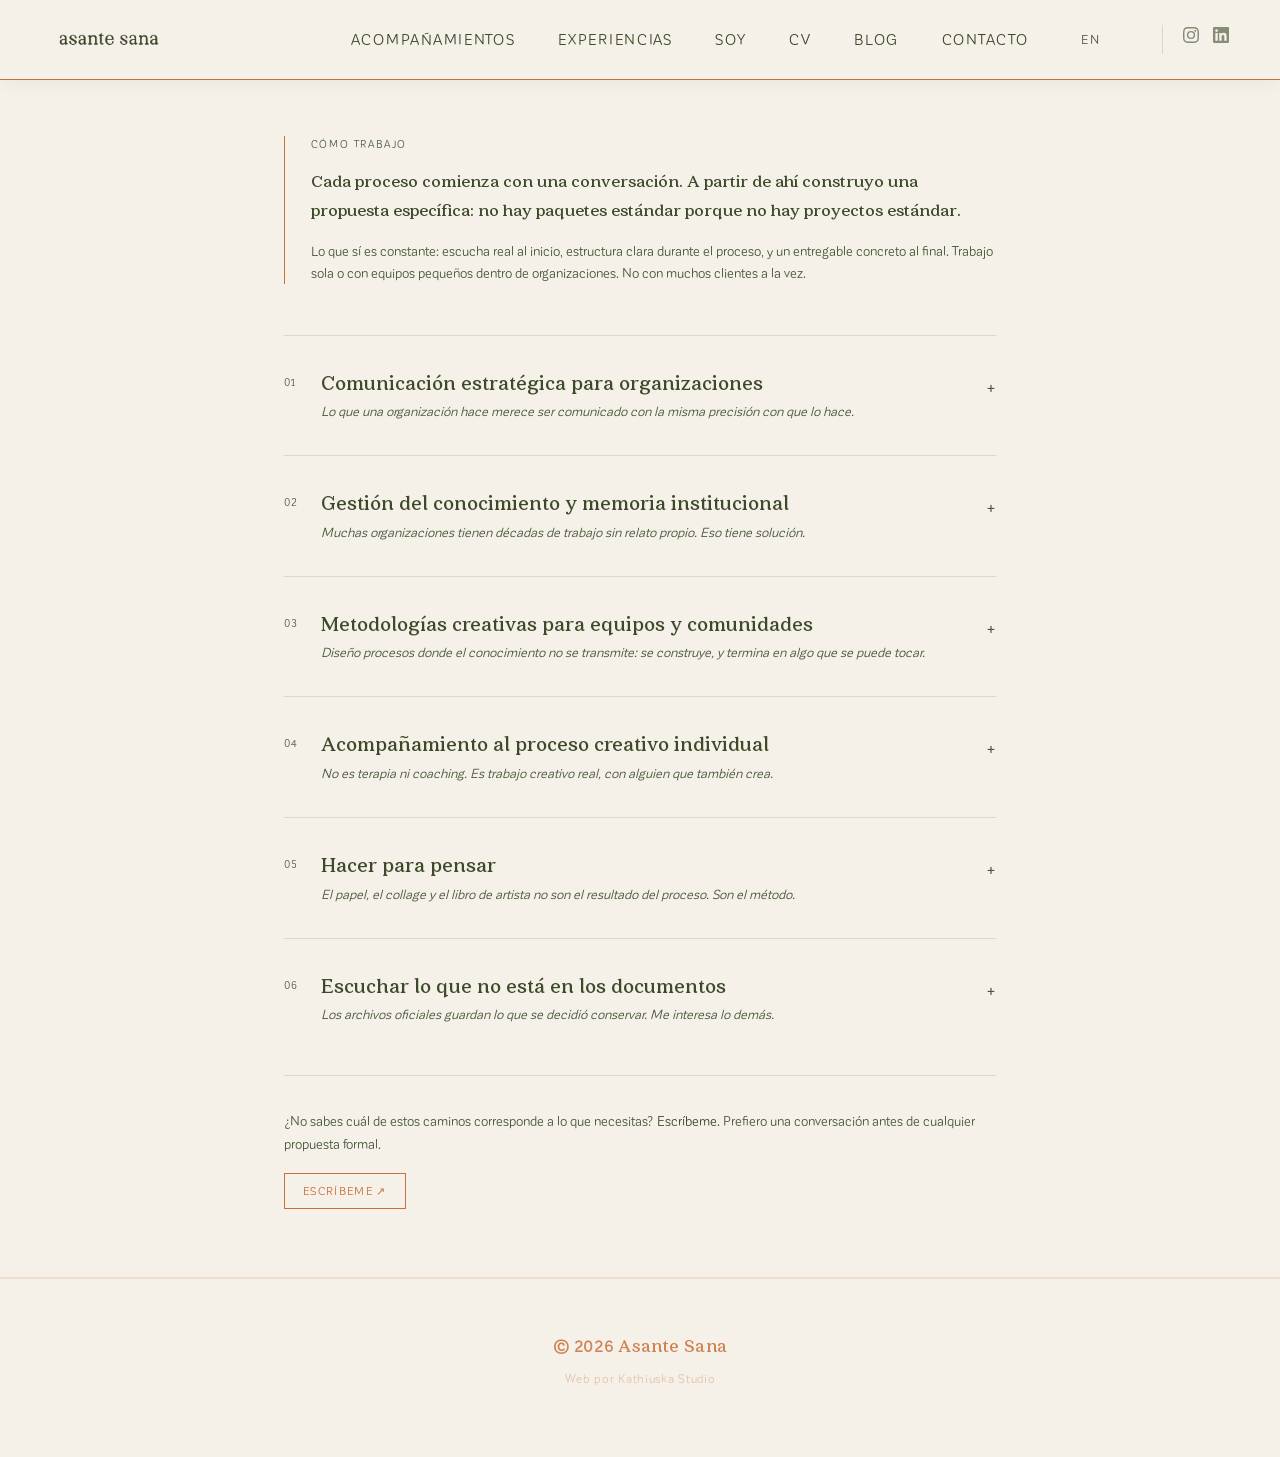
<file: site/acompañamientos.html>
<!DOCTYPE html>
<html lang="es">
<head>
  <meta charset="UTF-8">
  <meta name="viewport" content="width=device-width, initial-scale=1.0">
  <title>Acompañamientos — Asante Sana</title>
  <meta name="description" content="Servicios de comunicación estratégica, gestión cultural y acompañamiento creativo por Stefanía Ramírez Gutiérrez.">
  <link rel="stylesheet" href="index.css">
  <style>
    body { background: var(--color-cream); }
    .acomp-wrap { padding: 8rem 2rem 4rem; max-width: 780px; margin: 0 auto; }
    .as-page { font-family: var(--font-detail); font-weight: 300; color: var(--color-text); padding: 0; max-width: 100%; }
    .as-intro { border-left: 1px solid var(--color-terracotta); padding-left: 1.5rem; margin-bottom: 3rem; }
    .as-intro-label { font-size: 10px; letter-spacing: 0.18em; text-transform: uppercase; color: var(--color-text-light); margin-bottom: 0.75rem; font-weight: 400; }
    .as-intro-text { font-family: var(--font-display); font-size: 18px; line-height: 1.65; font-weight: 300; color: var(--color-text); }
    .as-intro-sub { margin-top: 0.85rem; font-size: 13px; line-height: 1.7; color: var(--color-text-light); font-weight: 300; }
    .as-card { border-top: 0.5px solid rgba(61,74,42,0.15); padding: 2rem 0; }
    .as-card-header { display: flex; align-items: flex-start; gap: 1rem; cursor: pointer; user-select: none; margin-bottom: 0; }
    .as-card-num { font-size: 10px; letter-spacing: 0.12em; color: var(--color-text-light); font-weight: 400; padding-top: 4px; min-width: 20px; }
    .as-card-titles { flex: 1; }
    .as-card-title { font-family: var(--font-display); font-size: 1.25rem; font-weight: 400; line-height: 1.2; color: var(--color-olive); margin-bottom: 0.35rem; }
    .as-card-hook { font-size: 13px; color: var(--color-text-light); line-height: 1.55; font-style: italic; }
    .as-card-toggle { font-size: 18px; color: var(--color-text-light); transition: transform 0.3s ease; padding-top: 2px; }
    .as-card-toggle.open { transform: rotate(45deg); }
    .as-card-body { display: none; padding-left: calc(20px + 1rem); padding-top: 1.25rem; }
    .as-card-body.open { display: block; }
    .as-card-for { font-size: 11px; letter-spacing: 0.14em; text-transform: uppercase; color: var(--color-text-light); font-weight: 400; margin-bottom: 0.5rem; }
    .as-card-desc { font-size: 14px; line-height: 1.75; color: var(--color-text-light); margin-bottom: 1.25rem; font-weight: 300; }
    .as-card-desc em { color: var(--color-text); font-style: normal; font-weight: 400; }
    .as-method-label, .as-ventaja-label { font-size: 10px; letter-spacing: 0.16em; text-transform: uppercase; color: var(--color-text-light); font-weight: 400; margin-bottom: 0.75rem; margin-top: 1.25rem; }
    .as-method-steps { display: flex; flex-direction: column; gap: 0.5rem; margin-bottom: 1.25rem; }
    .as-step { display: flex; gap: 0.75rem; align-items: flex-start; font-size: 13px; line-height: 1.6; color: var(--color-text-light); }
    .as-step-dot { width: 4px; height: 4px; border-radius: 50%; background: var(--color-terracotta); margin-top: 7px; flex-shrink: 0; }
    .as-ventajas { display: flex; flex-direction: column; gap: 0.6rem; margin-bottom: 1.5rem; }
    .as-ventaja { font-size: 13px; line-height: 1.65; color: var(--color-text-light); padding-left: 1rem; border-left: 1px solid rgba(61,74,42,0.15); }
    .as-tag-row { display: flex; flex-wrap: wrap; gap: 0.4rem; margin-bottom: 1rem; }
    .as-tag { font-size: 10px; letter-spacing: 0.1em; text-transform: uppercase; color: var(--color-text-light); border: 0.5px solid rgba(61,74,42,0.2); padding: 3px 8px; }
    .as-proceso-steps { display: grid; grid-template-columns: repeat(3, 1fr); gap: 1rem; margin: 1rem 0 1.5rem; }
    .as-proceso-step { padding: 0.85rem 1rem; border: 0.5px solid rgba(61,74,42,0.15); }
    .as-proceso-step-title { font-family: var(--font-display); font-size: 14px; font-weight: 400; margin-bottom: 0.4rem; color: var(--color-olive); }
    .as-proceso-step-text { font-size: 11px; line-height: 1.6; color: var(--color-text-light); }
    .as-highlight-box { background: rgba(61,74,42,0.04); border-left: 2px solid var(--color-terracotta); padding: 1rem 1.25rem; margin: 1rem 0; font-family: var(--font-display); font-size: 15px; font-style: italic; line-height: 1.65; color: var(--color-olive); }
    .as-card-cta { margin-top: 1.5rem; padding-top: 1.25rem; border-top: 0.5px solid rgba(61,74,42,0.1); display: flex; align-items: center; justify-content: space-between; flex-wrap: wrap; gap: 0.75rem; }
    .as-price { font-size: 12px; color: var(--color-text-light); }
    .as-price strong { font-size: 14px; color: var(--color-olive); font-weight: 500; }
    .as-btn { font-family: var(--font-detail); font-size: 11px; letter-spacing: 0.12em; text-transform: uppercase; font-weight: 400; color: var(--color-terracotta); background: transparent; border: 0.5px solid var(--color-terracotta); padding: 8px 18px; cursor: pointer; transition: all 0.2s ease; text-decoration: none; display: inline-block; }
    .as-btn:hover { background: var(--color-terracotta); color: var(--color-cream); }
    .as-footer-note { border-top: 0.5px solid rgba(61,74,42,0.15); padding-top: 2rem; margin-top: 1rem; }
    .as-footer-note p { font-size: 13px; color: var(--color-text-light); line-height: 1.75; }
    .as-footer-note span { color: var(--color-olive); font-weight: 400; }
    @media (max-width: 768px) {
      .acomp-wrap { padding: 6rem 1.2rem 3rem; }
      .as-proceso-steps { grid-template-columns: 1fr; }
    }
  </style>
</head>
<body>
  <nav class="nav scrolled" id="nav">
    <a href="index.html" class="nav__logo"><img src="img/logo/Logo AsanteSana-19.png" alt="Asante Sana"></a>
    <div class="nav__links" id="navLinks">
      <a href="index.html#servicios" class="nav__link nav__link--active">Acompañamientos</a>
      <a href="index.html#testimonios" class="nav__link">Experiencias</a>
      <a href="index.html#soy" class="nav__link">Soy</a>
      <a href="cv.html" class="nav__link">CV</a>
      <a href="https://substack.com/@stefaniarg" target="_blank" class="nav__link">Blog</a>
      <a href="index.html#contacto" class="nav__link">Contacto</a>
      <a href="en.html" class="nav__lang">EN</a>
      <div class="nav__socials">
        <a href="https://www.instagram.com/hola_asante_sana/" target="_blank" aria-label="Instagram"><svg viewBox="0 0 24 24" width="16" height="16" fill="currentColor"><path d="M12 2.163c3.204 0 3.584.012 4.85.07 3.252.148 4.771 1.691 4.919 4.919.058 1.265.069 1.645.069 4.849 0 3.205-.012 3.584-.069 4.849-.149 3.225-1.664 4.771-4.919 4.919-1.266.058-1.644.07-4.85.07-3.204 0-3.584-.012-4.849-.07-3.26-.149-4.771-1.699-4.919-4.92-.058-1.265-.07-1.644-.07-4.849 0-3.204.013-3.583.07-4.849.149-3.227 1.664-4.771 4.919-4.919 1.266-.057 1.645-.069 4.849-.069zM12 0C8.741 0 8.333.014 7.053.072 2.695.272.273 2.69.073 7.052.014 8.333 0 8.741 0 12c0 3.259.014 3.668.072 4.948.2 4.358 2.618 6.78 6.98 6.98C8.333 23.986 8.741 24 12 24c3.259 0 3.668-.014 4.948-.072 4.354-.2 6.782-2.618 6.979-6.98.059-1.28.073-1.689.073-4.948 0-3.259-.014-3.667-.072-4.947-.196-4.354-2.617-6.78-6.979-6.98C15.668.014 15.259 0 12 0zm0 5.838a6.162 6.162 0 100 12.324 6.162 6.162 0 000-12.324zM12 16a4 4 0 110-8 4 4 0 010 8zm6.406-11.845a1.44 1.44 0 100 2.881 1.44 1.44 0 000-2.881z"/></svg></a>
        <a href="https://www.linkedin.com/in/stefaniarg/" target="_blank" aria-label="LinkedIn"><svg viewBox="0 0 24 24" width="16" height="16" fill="currentColor"><path d="M20.447 20.452h-3.554v-5.569c0-1.328-.027-3.037-1.852-3.037-1.853 0-2.136 1.445-2.136 2.939v5.667H9.351V9h3.414v1.561h.046c.477-.9 1.637-1.85 3.37-1.85 3.601 0 4.267 2.37 4.267 5.455v6.286zM5.337 7.433a2.062 2.062 0 01-2.063-2.065 2.064 2.064 0 112.063 2.065zm1.782 13.019H3.555V9h3.564v11.452zM22.225 0H1.771C.792 0 0 .774 0 1.729v20.542C0 23.227.792 24 1.771 24h20.451C23.2 24 24 23.227 24 22.271V1.729C24 .774 23.2 0 22.222 0h.003z"/></svg></a>
      </div>
    </div>
    <div class="nav__hamburger" id="hamburger" aria-label="Abrir menú"><span></span><span></span><span></span></div>
  </nav>

  <div class="acomp-wrap">
    <div class="as-page">
      <div class="as-intro">
        <p class="as-intro-label">Cómo trabajo</p>
        <p class="as-intro-text">Cada proceso comienza con una conversación. A partir de ahí construyo una propuesta específica: no hay paquetes estándar porque no hay proyectos estándar.</p>
        <p class="as-intro-sub">Lo que sí es constante: escucha real al inicio, estructura clara durante el proceso, y un entregable concreto al final. Trabajo sola o con equipos pequeños dentro de organizaciones. No con muchos clientes a la vez.</p>
      </div>
      <div id="cards-container"></div>
      <div class="as-footer-note">
        <p>¿No sabes cuál de estos caminos corresponde a lo que necesitas? <span>Escríbeme.</span> Prefiero una conversación antes de cualquier propuesta formal.</p>
        <div style="margin-top: 1rem;"><a href="mailto:stefaniaramirezgutierrez@gmail.com" class="as-btn">Escríbeme ↗</a></div>
      </div>
    </div>
  </div>

  <footer class="footer">
    <p class="footer__copy">© 2026 <span class="footer__brand">Asante Sana</span></p>
    <p class="footer__credit">Web por <a href="https://kathiuska.com" target="_blank">Kathiuska Studio</a></p>
  </footer>

  <script>
    // Hamburger
    const hamburger = document.getElementById('hamburger');
    const navLinks = document.getElementById('navLinks');
    if (hamburger) { hamburger.addEventListener('click', () => { hamburger.classList.toggle('active'); navLinks.classList.toggle('open'); }); }

    // Services data
    const services = [
      { num:"01", title:"Comunicación estratégica para organizaciones", hook:"Lo que una organización hace merece ser comunicado con la misma precisión con que lo hace.", para:"Para <em>fundaciones, museos, instituciones científicas y organizaciones culturales</em> que necesitan comunicar lo que hacen con coherencia y criterio.", desc:"Trabajo el posicionamiento institucional, la narrativa de programas y proyectos, el relacionamiento con aliados, medios y sector, y la construcción de mensajes que no pierden profundidad al volverse accesibles.", tags:["Posicionamiento","Narrativa","Relacionamiento","Estrategia editorial"], metodologia:["Diagnóstico: revisión de lo existente, identificación de brechas y oportunidades narrativas.","Definición de mensajes clave, tono y arquitectura de contenidos.","Diseño de la estrategia editorial: qué, cuándo, dónde, por qué.","Acompañamiento en implementación y construcción de capacidades internas."], ventajas:["He liderado la estrategia de comunicación de los Premios Nacionales de Ciencias y Solidaridad (FAAE) y diseñado la primera estrategia digital del Museo de Arte Moderno de Medellín.","Mi formación en periodismo narrativo me permite construir mensajes que no sacrifican profundidad por accesibilidad.","El resultado no es una campaña. Es un sistema que la organización puede sostener sola."], cta:"consultar disponibilidad", price:null },
      { num:"02", title:"Gestión del conocimiento y memoria institucional", hook:"Muchas organizaciones tienen décadas de trabajo sin relato propio. Eso tiene solución.", para:"Para <em>organizaciones con mucho que decir y poca estructura para decirlo</em>: archivos sin consulta, publicaciones sin terminar, memorias que existen solo en la cabeza de las personas.", desc:"Ayudo a organizar archivos, construir memorias institucionales, diseñar estrategias editoriales y estructurar publicaciones que traduzcan el trabajo de una organización en narrativa coherente.", tags:["Archivo","Memoria institucional","Publicaciones","Sistema editorial"], metodologia:["Revisión y diagnóstico del material existente: documentos, registros, archivos físicos y digitales.","Definición de la estructura narrativa y los criterios editoriales del archivo o publicación.","Organización, edición y diseño del sistema de gestión documental.","Entrega de un sistema funcional con criterios claros para su mantenimiento."], ventajas:["Integro experiencia en investigación con una mirada editorial formada en producción cultural.","Sé leer lo que no está escrito: lo que una institución ha hecho pero no ha nombrado todavía.","Trabajo con la misma atención que le doy a un libro de artista: cada pieza de archivo tiene un lugar y una función."], cta:"consultar disponibilidad", price:null },
      { num:"03", title:"Metodologías creativas para equipos y comunidades", hook:"Diseño procesos donde el conocimiento no se transmite: se construye, y termina en algo que se puede tocar.", para:"Para <em>organizaciones que necesitan procesos donde el resultado tiene forma física</em>: talleres, residencias, procesos con comunidades o equipos.", desc:"Diseño metodologías que integran la escritura, el trabajo manual, la conversación estructurada y la creación de objetos editoriales. El objeto no es un souvenir del proceso. Es parte del método.", tags:["Facilitación","Diseño metodológico","Objetos editoriales","Comunidades"], metodologia:["Diseño de la metodología completa según el contexto, las personas y los objetivos.","Facilitación de las sesiones: conversación estructurada, escritura y trabajo con las manos.","Producción de los objetos editoriales que el proceso requiera.","Documentación del proceso y sus resultados."], ventajas:["He facilitado este tipo de procesos con mujeres narradoras en Mompox, con comunidades afro en Medellín, con niños en Uganda y con equipos en instituciones culturales.","Sé adaptar el método al contexto: lo mismo que funciona en una residencia artística puede adaptarse a un proceso de formación institucional.","Los objetos que produzco no son materiales de apoyo. Son dispositivos de conocimiento."], cta:"consultar disponibilidad", price:null },
      { num:"04", title:"Acompañamiento al proceso creativo individual", hook:"No es terapia ni coaching. Es trabajo creativo real, con alguien que también crea.", para:"Para <em>artistas, gestoras culturales y creadoras</em> que quieren darle continuidad, estructura y comunicabilidad a su práctica.", desc:"Un proceso sostenido de 9 a 12 sesiones que combina revisión del archivo personal, creación con las manos y trabajo sobre la narrativa propia.", tags:["Individual","Proceso sostenido","Práctica artística","Narrativa"], proceso:[{title:"Adentro",text:"Revisión del archivo personal. Reconocimiento de la historia. Creación de un libro de artista."},{title:"Afuera",text:"¿Qué quiero compartir y con quién? Exploración de referentes. Construcción del lenguaje visual propio."},{title:"El universo",text:"Integración. Narración íntima de la práctica. Escritura y definición de los próximos pasos."}], ventajas:["Trabajo con materiales reales: papel, collage, encuadernación.","Tengo una práctica artística propia que informa mi lectura de la tuya.","El proceso cierra con algo concreto en las manos: un libro, un archivo, una serie."], highlight:"Cada proceso es único. El objeto que lo documenta también.", cta:"escribirme para comenzar", price:"Desde $1.800.000 COP · proceso completo (9–12 sesiones)" },
      { num:"05", title:"Hacer para pensar", hook:"El papel, el collage y el libro de artista no son el resultado del proceso. Son el método.", para:"Para <em>artistas, creadoras e instituciones</em> que necesitan objetos editoriales hechos a mano.", desc:"Trabajo con papel fabricado desde la fibra, collage y encuadernación artesanal. Cada objeto tiene una función dentro del proceso que lo originó.", tags:["Papel hecho a mano","Collage","Encuadernación","Objetos editoriales"], metodologia:["Conversación inicial para entender la función del objeto.","Definición del formato, materialidad y escala.","Fabricación artesanal: papel desde la fibra, encuadernación, intervención de imágenes.","Entrega con documentación del proceso de fabricación."], ventajas:["Cada pieza es única. No hay dos iguales porque no hay dos procesos iguales.","La misma persona que diseña el objeto entiende el proceso para el que fue creado.","Lo que llega a tus manos tiene historia material."], highlight:"No fabrico objetos en serie. Fabrico objetos para procesos específicos.", cta:"escribirme para cotizar", price:"Desde $120.000 COP por unidad · series de 10 o más" },
      { num:"06", title:"Escuchar lo que no está en los documentos", hook:"Los archivos oficiales guardan lo que se decidió conservar. Me interesa lo demás.", para:"Para <em>proyectos de investigación, residencias y procesos creativos</em> que trabajan con memoria, identidad y narrativa desde las márgenes.", desc:"Me interesa lo que los archivos oficiales no guardan: genealogías íntimas, saberes orales, narrativas que las mujeres construyen sobre su propia experiencia.", tags:["Memoria","Investigación","Narrativa","Mujeres"], metodologia:["Escucha activa y diseño de dispositivos de registro adaptados al contexto.","Trabajo con comunidades o de forma individual para dar forma a las historias.","Creación de objetos editoriales que sostienen y devuelven el proceso.","Documentación que respeta la intimidad de lo que se compartió."], ventajas:["He trabajado en tres continentes con personas que no comparten mi idioma ni mis referencias.","Mi práctica artística y mi investigación se alimentan mutuamente.","Lo que aprendo en campo aparece en los objetos que fabrico."], highlight:"Este trabajo no produce informes. Produce objetos y narrativas que la comunidad puede reconocer como propios.", cta:"conversar sobre el proyecto", price:null }
    ];

    const container = document.getElementById('cards-container');
    services.forEach((s, i) => {
      let bodyHTML = `<div class="as-card-for">Para quién</div><p class="as-card-desc">${s.para}</p><p class="as-card-desc">${s.desc}</p>`;
      if (s.tags) bodyHTML += `<div class="as-tag-row">${s.tags.map(t=>`<span class="as-tag">${t}</span>`).join('')}</div>`;
      if (s.proceso) bodyHTML += `<div class="as-method-label">El proceso</div><div class="as-proceso-steps">${s.proceso.map(p=>`<div class="as-proceso-step"><div class="as-proceso-step-title">${p.title}</div><div class="as-proceso-step-text">${p.text}</div></div>`).join('')}</div>`;
      if (s.metodologia) bodyHTML += `<div class="as-method-label">Cómo lo hago</div><div class="as-method-steps">${s.metodologia.map(m=>`<div class="as-step"><div class="as-step-dot"></div><span>${m}</span></div>`).join('')}</div>`;
      if (s.ventajas) bodyHTML += `<div class="as-ventaja-label">Por qué conmigo</div><div class="as-ventajas">${s.ventajas.map(v=>`<div class="as-ventaja">${v}</div>`).join('')}</div>`;
      if (s.highlight) bodyHTML += `<div class="as-highlight-box">${s.highlight}</div>`;
      bodyHTML += `<div class="as-card-cta"><span class="as-price">${s.price?`Inversión: <strong>${s.price}</strong>`:'Cotización personalizada según alcance y contexto.'}</span><a href="mailto:stefaniaramirezgutierrez@gmail.com?subject=Consulta: ${s.title}" class="as-btn">${s.cta} ↗</a></div>`;
      const card = document.createElement('div');
      card.className = 'as-card';
      card.innerHTML = `<div class="as-card-header" onclick="toggleCard(${i})"><span class="as-card-num">${s.num}</span><div class="as-card-titles"><div class="as-card-title">${s.title}</div><div class="as-card-hook">${s.hook}</div></div><span class="as-card-toggle" id="toggle-${i}">+</span></div><div class="as-card-body" id="body-${i}">${bodyHTML}</div>`;
      container.appendChild(card);
    });

    function toggleCard(i) {
      const body = document.getElementById('body-'+i);
      const toggle = document.getElementById('toggle-'+i);
      const isOpen = body.classList.contains('open');
      body.classList.toggle('open',!isOpen);
      toggle.classList.toggle('open',!isOpen);
      toggle.textContent = isOpen ? '+' : '×';
    }
  </script>
</body>
</html>
</file>
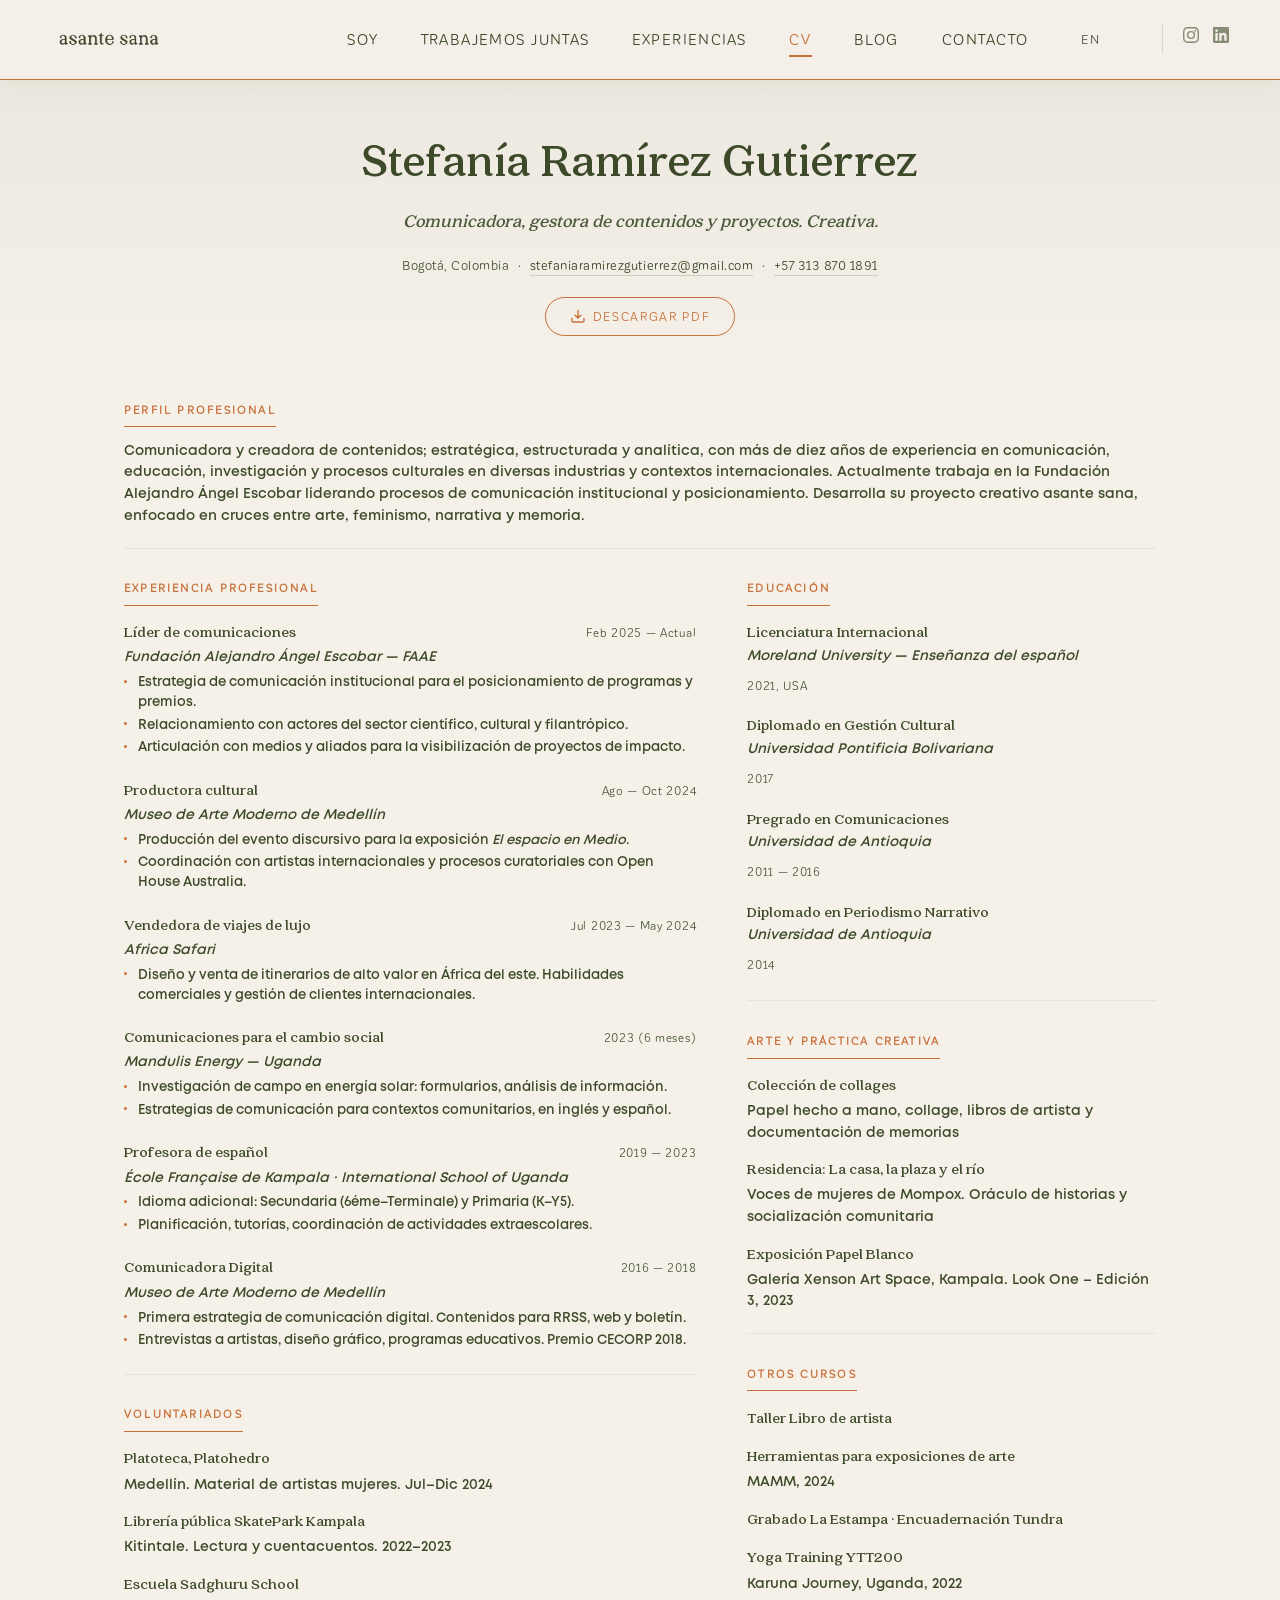
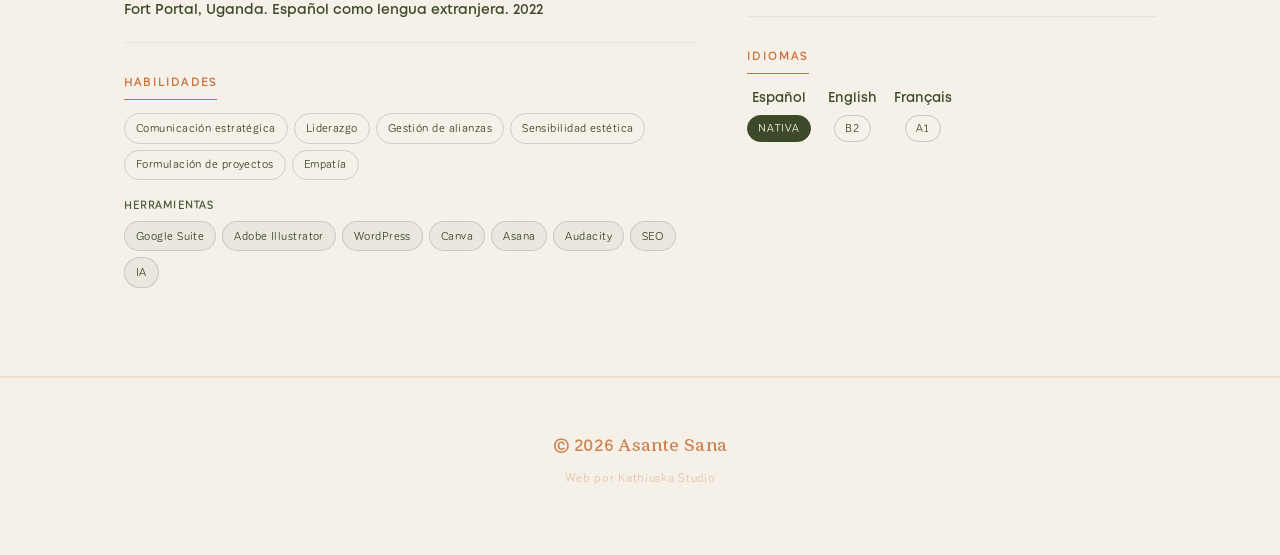
<file: site/cv.html>
<!DOCTYPE html>
<html lang="es">
<head>
  <meta charset="UTF-8">
  <meta name="viewport" content="width=device-width, initial-scale=1.0">
  <title>CV — Stefanía Ramírez Gutiérrez | Asante Sana</title>
  <meta name="description" content="Hoja de vida de Stefanía Ramírez Gutiérrez. Comunicadora estratégica, gestora cultural y creadora con más de diez años de experiencia.">
  <link rel="stylesheet" href="index.css">
  <link rel="stylesheet" href="cv.css">
</head>
<body class="cv-page">

  <!-- ====== NAVIGATION ====== -->
  <nav class="nav scrolled" id="nav">
    <a href="index.html" class="nav__logo">
      <img loading="lazy" src="img/logo/Logo AsanteSana-19.png" alt="Asante Sana">
    </a>
    <div class="nav__links" id="navLinks">
      <a href="index.html#soy" class="nav__link">Soy</a>
      <a href="index.html#servicios" class="nav__link">Trabajemos juntas</a>
      <a href="index.html#testimonios" class="nav__link">Experiencias</a>
      <a href="cv.html" class="nav__link nav__link--active">CV</a>
      <a href="https://substack.com/@stefaniarg" target="_blank" class="nav__link">Blog</a>
      <a href="index.html#contacto" class="nav__link">Contacto</a>
      <a href="en.html" class="nav__lang">EN</a>
      <div class="nav__socials">
        <a href="https://www.instagram.com/hola_asante_sana/" target="_blank" aria-label="Instagram"><svg viewBox="0 0 24 24" width="16" height="16" fill="currentColor"><path d="M12 2.163c3.204 0 3.584.012 4.85.07 3.252.148 4.771 1.691 4.919 4.919.058 1.265.069 1.645.069 4.849 0 3.205-.012 3.584-.069 4.849-.149 3.225-1.664 4.771-4.919 4.919-1.266.058-1.644.07-4.85.07-3.204 0-3.584-.012-4.849-.07-3.26-.149-4.771-1.699-4.919-4.92-.058-1.265-.07-1.644-.07-4.849 0-3.204.013-3.583.07-4.849.149-3.227 1.664-4.771 4.919-4.919 1.266-.057 1.645-.069 4.849-.069zM12 0C8.741 0 8.333.014 7.053.072 2.695.272.273 2.69.073 7.052.014 8.333 0 8.741 0 12c0 3.259.014 3.668.072 4.948.2 4.358 2.618 6.78 6.98 6.98C8.333 23.986 8.741 24 12 24c3.259 0 3.668-.014 4.948-.072 4.354-.2 6.782-2.618 6.979-6.98.059-1.28.073-1.689.073-4.948 0-3.259-.014-3.667-.072-4.947-.196-4.354-2.617-6.78-6.979-6.98C15.668.014 15.259 0 12 0zm0 5.838a6.162 6.162 0 100 12.324 6.162 6.162 0 000-12.324zM12 16a4 4 0 110-8 4 4 0 010 8zm6.406-11.845a1.44 1.44 0 100 2.881 1.44 1.44 0 000-2.881z"/></svg></a>
        <a href="https://www.linkedin.com/in/stefaniarg/" target="_blank" aria-label="LinkedIn"><svg viewBox="0 0 24 24" width="16" height="16" fill="currentColor"><path d="M20.447 20.452h-3.554v-5.569c0-1.328-.027-3.037-1.852-3.037-1.853 0-2.136 1.445-2.136 2.939v5.667H9.351V9h3.414v1.561h.046c.477-.9 1.637-1.85 3.37-1.85 3.601 0 4.267 2.37 4.267 5.455v6.286zM5.337 7.433a2.062 2.062 0 01-2.063-2.065 2.064 2.064 0 112.063 2.065zm1.782 13.019H3.555V9h3.564v11.452zM22.225 0H1.771C.792 0 0 .774 0 1.729v20.542C0 23.227.792 24 1.771 24h20.451C23.2 24 24 23.227 24 22.271V1.729C24 .774 23.2 0 22.222 0h.003z"/></svg></a>
      </div>
    </div>
    <div class="nav__hamburger" id="hamburger" aria-label="Abrir menú">
      <span></span><span></span><span></span>
    </div>
  </nav>

  <!-- ====== CV HEADER ====== -->
  <header class="cv-header">
    <div class="container">
      <h1 class="cv-header__name">Stefanía Ramírez Gutiérrez</h1>
      <p class="cv-header__tagline">Comunicadora, gestora de contenidos y proyectos. Creativa.</p>
      <div class="cv-header__contact">
        <span>Bogotá, Colombia</span>
        <span>·</span>
        <a href="mailto:stefaniaramirezgutierrez@gmail.com">stefaniaramirezgutierrez@gmail.com</a>
        <span>·</span>
        <a href="https://wa.me/573138701891">+57 313 870 1891</a>
      </div>
      <a href="cv-stefania.pdf" download class="cv-header__download">
        <svg viewBox="0 0 24 24" width="16" height="16" fill="none" stroke="currentColor" stroke-width="2"><path d="M21 15v4a2 2 0 01-2 2H5a2 2 0 01-2-2v-4M7 10l5 5 5-5M12 15V3"/></svg>
        Descargar PDF
      </a>
    </div>
  </header>

  <!-- ====== CV BODY ====== -->
  <main class="cv-body">
    <div class="container">

      <!-- PERFIL -->
      <section class="cv-section">
        <h2 class="cv-section__title">Perfil profesional</h2>
        <div class="cv-section__content">
          <p>Comunicadora y creadora de contenidos; estratégica, estructurada y analítica, con más de diez años de experiencia en comunicación, educación, investigación y procesos culturales en diversas industrias y contextos internacionales. Actualmente trabaja en la Fundación Alejandro Ángel Escobar liderando procesos de comunicación institucional y posicionamiento. Desarrolla su proyecto creativo <strong>asante sana</strong>, enfocado en cruces entre arte, feminismo, narrativa y memoria.</p>
        </div>
      </section>

      <!-- 2-COLUMN GRID -->
      <div class="cv-grid">
        <!-- LEFT: Experiencia -->
        <div class="cv-col--main">
          <section class="cv-section">
            <h2 class="cv-section__title">Experiencia profesional</h2>
            <div class="cv-section__content">
              <div class="cv-entry">
                <div class="cv-entry__header"><h3 class="cv-entry__role">Líder de comunicaciones</h3><span class="cv-entry__date">Feb 2025 — Actual</span></div>
                <p class="cv-entry__org">Fundación Alejandro Ángel Escobar — FAAE</p>
                <ul class="cv-entry__list">
                  <li>Estrategia de comunicación institucional para el posicionamiento de programas y premios.</li>
                  <li>Relacionamiento con actores del sector científico, cultural y filantrópico.</li>
                  <li>Articulación con medios y aliados para la visibilización de proyectos de impacto.</li>
                </ul>
              </div>
              <div class="cv-entry">
                <div class="cv-entry__header"><h3 class="cv-entry__role">Productora cultural</h3><span class="cv-entry__date">Ago — Oct 2024</span></div>
                <p class="cv-entry__org">Museo de Arte Moderno de Medellín</p>
                <ul class="cv-entry__list">
                  <li>Producción del evento discursivo para la exposición <em>El espacio en Medio</em>.</li>
                  <li>Coordinación con artistas internacionales y procesos curatoriales con Open House Australia.</li>
                </ul>
              </div>
              <div class="cv-entry">
                <div class="cv-entry__header"><h3 class="cv-entry__role">Vendedora de viajes de lujo</h3><span class="cv-entry__date">Jul 2023 — May 2024</span></div>
                <p class="cv-entry__org">Africa Safari</p>
                <ul class="cv-entry__list"><li>Diseño y venta de itinerarios de alto valor en África del este. Habilidades comerciales y gestión de clientes internacionales.</li></ul>
              </div>
              <div class="cv-entry">
                <div class="cv-entry__header"><h3 class="cv-entry__role">Comunicaciones para el cambio social</h3><span class="cv-entry__date">2023 (6 meses)</span></div>
                <p class="cv-entry__org">Mandulis Energy — Uganda</p>
                <ul class="cv-entry__list">
                  <li>Investigación de campo en energía solar: formularios, análisis de información.</li>
                  <li>Estrategias de comunicación para contextos comunitarios, en inglés y español.</li>
                </ul>
              </div>
              <div class="cv-entry">
                <div class="cv-entry__header"><h3 class="cv-entry__role">Profesora de español</h3><span class="cv-entry__date">2019 — 2023</span></div>
                <p class="cv-entry__org">École Française de Kampala · International School of Uganda</p>
                <ul class="cv-entry__list">
                  <li>Idioma adicional: Secundaria (6éme–Terminale) y Primaria (K–Y5).</li>
                  <li>Planificación, tutorías, coordinación de actividades extraescolares.</li>
                </ul>
              </div>
              <div class="cv-entry">
                <div class="cv-entry__header"><h3 class="cv-entry__role">Comunicadora Digital</h3><span class="cv-entry__date">2016 — 2018</span></div>
                <p class="cv-entry__org">Museo de Arte Moderno de Medellín</p>
                <ul class="cv-entry__list">
                  <li>Primera estrategia de comunicación digital. Contenidos para RRSS, web y boletín.</li>
                  <li>Entrevistas a artistas, diseño gráfico, programas educativos. Premio CECORP 2018.</li>
                </ul>
              </div>
            </div>
          </section>

          <section class="cv-section">
            <h2 class="cv-section__title">Voluntariados</h2>
            <div class="cv-section__content">
              <div class="cv-entry cv-entry--compact"><h3 class="cv-entry__role">Platoteca, Platohedro</h3><p class="cv-entry__desc">Medellín. Material de artistas mujeres. Jul–Dic 2024</p></div>
              <div class="cv-entry cv-entry--compact"><h3 class="cv-entry__role">Librería pública SkatePark Kampala</h3><p class="cv-entry__desc">Kitintale. Lectura y cuentacuentos. 2022–2023</p></div>
              <div class="cv-entry cv-entry--compact"><h3 class="cv-entry__role">Escuela Sadghuru School</h3><p class="cv-entry__desc">Fort Portal, Uganda. Español como lengua extranjera. 2022</p></div>
            </div>
          </section>

          <section class="cv-section">
            <h2 class="cv-section__title">Habilidades</h2>
            <div class="cv-skills">
              <span class="cv-skill">Comunicación estratégica</span>
              <span class="cv-skill">Liderazgo</span>
              <span class="cv-skill">Gestión de alianzas</span>
              <span class="cv-skill">Sensibilidad estética</span>
              <span class="cv-skill">Formulación de proyectos</span>
              <span class="cv-skill">Empatía</span>
            </div>
            <h3 class="cv-tools__title">Herramientas</h3>
            <div class="cv-skills">
              <span class="cv-skill cv-skill--tool">Google Suite</span>
              <span class="cv-skill cv-skill--tool">Adobe Illustrator</span>
              <span class="cv-skill cv-skill--tool">WordPress</span>
              <span class="cv-skill cv-skill--tool">Canva</span>
              <span class="cv-skill cv-skill--tool">Asana</span>
              <span class="cv-skill cv-skill--tool">Audacity</span>
              <span class="cv-skill cv-skill--tool">SEO</span>
              <span class="cv-skill cv-skill--tool">IA</span>
            </div>
          </section>
        </div>

        <!-- RIGHT: Educación + Arte + Otros cursos + Idiomas -->
        <div class="cv-col--side">
          <section class="cv-section">
            <h2 class="cv-section__title">Educación</h2>
            <div class="cv-section__content">
              <div class="cv-entry cv-entry--compact"><h3 class="cv-entry__role">Licenciatura Internacional</h3><p class="cv-entry__org">Moreland University — Enseñanza del español</p><span class="cv-entry__date">2021, USA</span></div>
              <div class="cv-entry cv-entry--compact"><h3 class="cv-entry__role">Diplomado en Gestión Cultural</h3><p class="cv-entry__org">Universidad Pontificia Bolivariana</p><span class="cv-entry__date">2017</span></div>
              <div class="cv-entry cv-entry--compact"><h3 class="cv-entry__role">Pregrado en Comunicaciones</h3><p class="cv-entry__org">Universidad de Antioquia</p><span class="cv-entry__date">2011 — 2016</span></div>
              <div class="cv-entry cv-entry--compact"><h3 class="cv-entry__role">Diplomado en Periodismo Narrativo</h3><p class="cv-entry__org">Universidad de Antioquia</p><span class="cv-entry__date">2014</span></div>
            </div>
          </section>

          <section class="cv-section">
            <h2 class="cv-section__title">Arte y práctica creativa</h2>
            <div class="cv-section__content">
              <div class="cv-entry cv-entry--compact"><h3 class="cv-entry__role">Colección de collages</h3><p class="cv-entry__desc">Papel hecho a mano, collage, libros de artista y documentación de memorias</p></div>
              <div class="cv-entry cv-entry--compact"><h3 class="cv-entry__role">Residencia: La casa, la plaza y el río</h3><p class="cv-entry__desc">Voces de mujeres de Mompox. Oráculo de historias y socialización comunitaria</p></div>
              <div class="cv-entry cv-entry--compact"><h3 class="cv-entry__role">Exposición Papel Blanco</h3><p class="cv-entry__desc">Galería Xenson Art Space, Kampala. Look One – Edición 3, 2023</p></div>
            </div>
          </section>

          <section class="cv-section">
            <h2 class="cv-section__title">Otros cursos</h2>
            <div class="cv-section__content">
              <div class="cv-entry cv-entry--compact"><h3 class="cv-entry__role">Taller Libro de artista</h3></div>
              <div class="cv-entry cv-entry--compact"><h3 class="cv-entry__role">Herramientas para exposiciones de arte</h3><p class="cv-entry__desc">MAMM, 2024</p></div>
              <div class="cv-entry cv-entry--compact"><h3 class="cv-entry__role">Grabado La Estampa · Encuadernación Tundra</h3></div>
              <div class="cv-entry cv-entry--compact"><h3 class="cv-entry__role">Yoga Training YTT200</h3><p class="cv-entry__desc">Karuna Journey, Uganda, 2022</p></div>
            </div>
          </section>

          <section class="cv-section">
            <h2 class="cv-section__title">Idiomas</h2>
            <div class="cv-langs">
              <div class="cv-lang"><span class="cv-lang__name">Español</span><span class="cv-lang__level cv-lang__level--native">Nativa</span></div>
              <div class="cv-lang"><span class="cv-lang__name">English</span><span class="cv-lang__level">B2</span></div>
              <div class="cv-lang"><span class="cv-lang__name">Français</span><span class="cv-lang__level">A1</span></div>
            </div>
          </section>

        </div>
      </div>


    </div>
  </main>

  <!-- ====== FOOTER ====== -->
  <footer class="footer">
    <p class="footer__copy">© 2026 <span class="footer__brand">Asante Sana</span></p>
    <p class="footer__credit">Web por <a href="https://kathiuska.com" target="_blank">Kathiuska Studio</a></p>
  </footer>

  <script>
    // Mobile hamburger
    const hamburger = document.getElementById('hamburger');
    const navLinks = document.getElementById('navLinks');
    if (hamburger) {
      hamburger.addEventListener('click', () => {
        hamburger.classList.toggle('active');
        navLinks.classList.toggle('open');
      });
    }
  </script>
</body>
</html>
</file>
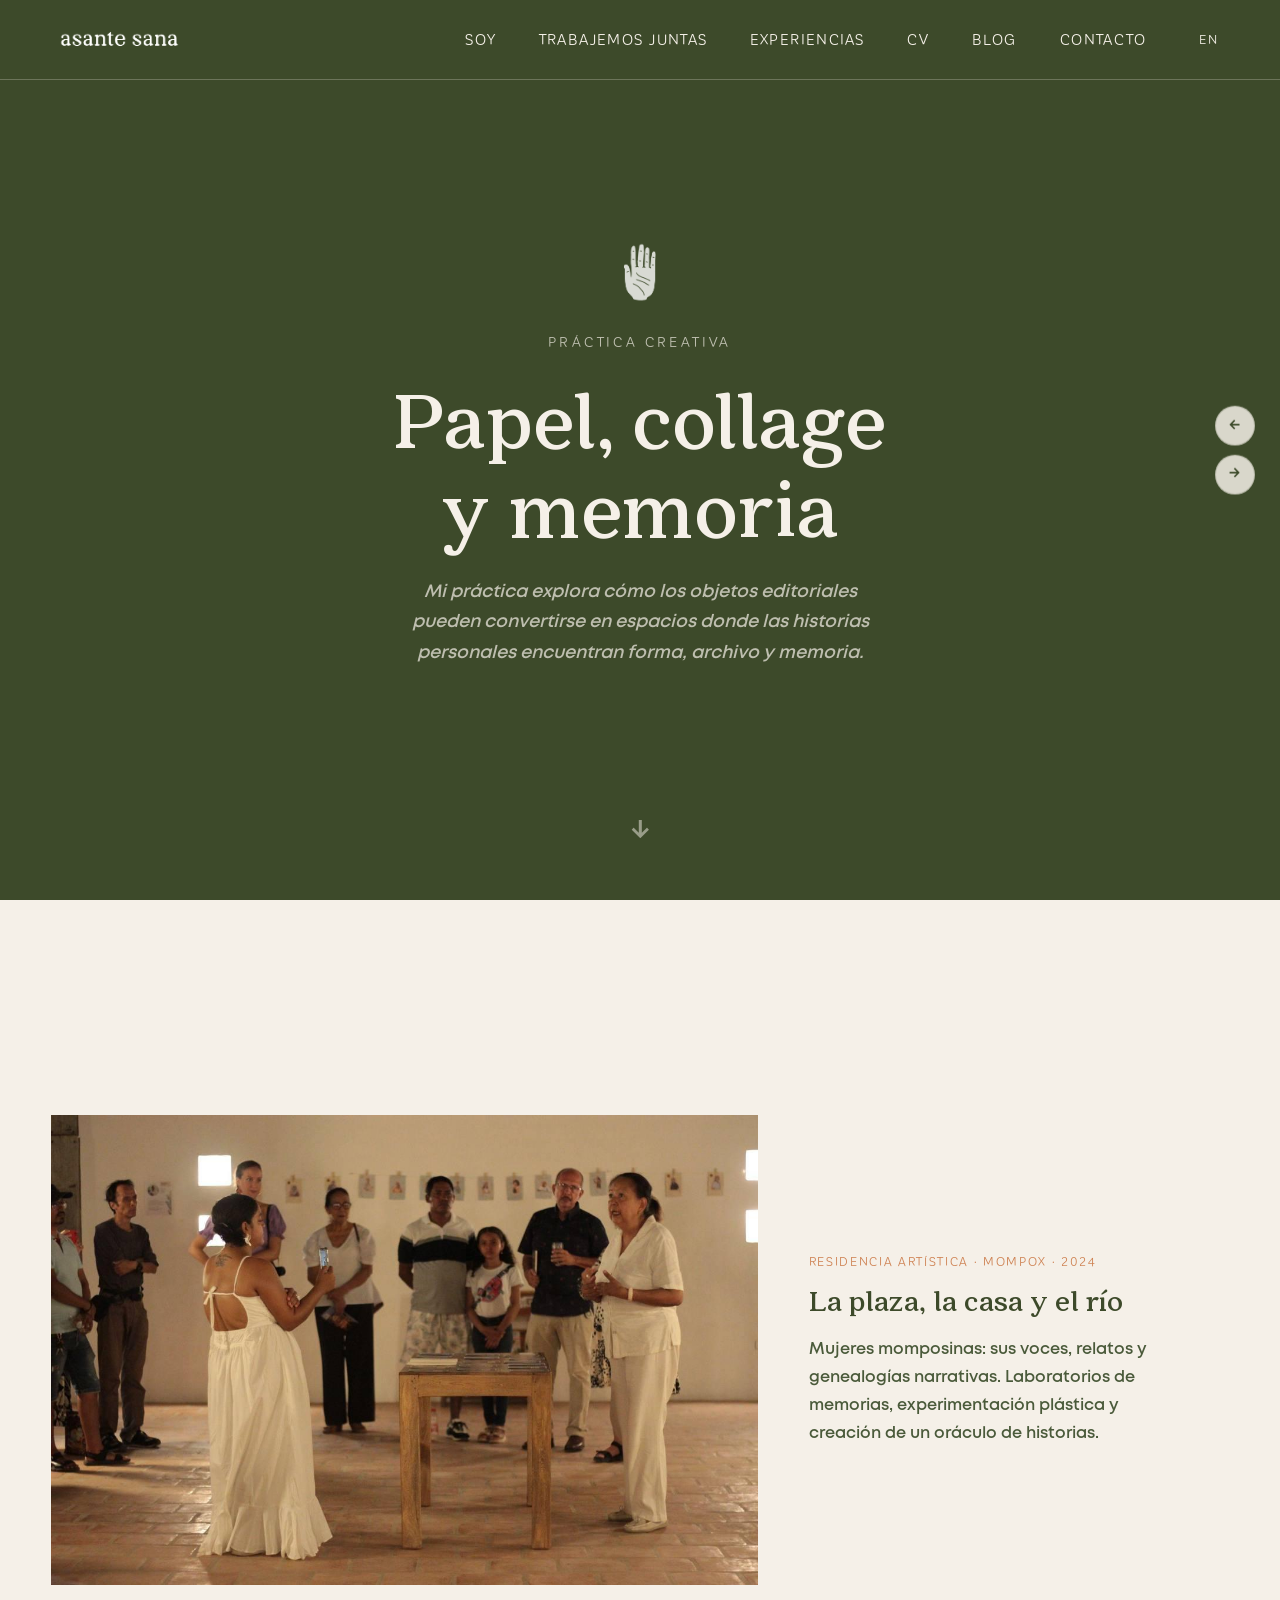
<file: site/portafolio.html>
<!DOCTYPE html>
<html lang="es">
<head>
  <meta charset="UTF-8">
  <meta name="viewport" content="width=device-width, initial-scale=1.0">
  <title>Portafolio Artístico — Stefanía Ramírez G. | Asante Sana</title>
  <meta name="description" content="Práctica creativa: papel hecho a mano, collage, libros de artista y documentación de memorias.">
  <link rel="stylesheet" href="index.css">
  <link rel="stylesheet" href="portafolio.css">
</head>
<body class="pf-body">

  <!-- NAV -->
  <nav class="nav scrolled" id="nav">
    <a href="index.html" class="nav__logo"><img loading="lazy" src="img/logo/Logo AsanteSana-19.png" alt="Asante Sana"></a>
    <div class="nav__links" id="navLinks">
      <a href="index.html#soy" class="nav__link">Soy</a>
      <a href="index.html#servicios" class="nav__link">Trabajemos juntas</a>
      <a href="index.html#testimonios" class="nav__link">Experiencias</a>
      <a href="cv.html" class="nav__link">CV</a>
      <a href="https://substack.com/@stefaniarg" target="_blank" class="nav__link">Blog</a>
      <a href="index.html#contacto" class="nav__link">Contacto</a>
      <a href="en.html" class="nav__lang">EN</a>
    </div>
    <div class="nav__hamburger" id="hamburger" aria-label="Abrir menú"><span></span><span></span><span></span></div>
  </nav>

  <!-- HERO — normal vertical scroll -->
  <header class="pf-hero" id="pfHero">
    <img src="img/icons/icon-practica.png" alt="" class="pf-hero__icon">
    <p class="pf-hero__eyebrow">Práctica creativa</p>
    <h1 class="pf-hero__title">Papel, collage<br>y memoria</h1>
    <p class="pf-hero__desc">Mi práctica explora cómo los objetos editoriales pueden convertirse en espacios donde las historias personales encuentran forma, archivo y memoria.</p>
    <div class="pf-hero__scroll">↓</div>
  </header>

  <!-- HORIZONTAL CAROUSEL — after hero -->
  <div class="pf-hscroll" id="pfScroll">

    <!-- PANEL 1 -->
    <section class="pf-panel pf-panel--project">
      <div class="pf-panel__img"><img src="img/portafolio/p04_1.jpg" alt="Residencia Mompox" loading="lazy"></div>
      <div class="pf-panel__text">
        <p class="pf-panel__eyebrow">Residencia artística · Mompox · 2024</p>
        <h2 class="pf-panel__title">La plaza, la casa y el río</h2>
        <p class="pf-panel__desc">Mujeres momposinas: sus voces, relatos y genealogías narrativas. Laboratorios de memorias, experimentación plástica y creación de un oráculo de historias.</p>
      </div>
    </section>

    <section class="pf-panel pf-panel--img-only">
      <img src="img/portafolio/p04_2.jpg" alt="Mompox 2" loading="lazy">
    </section>
    <section class="pf-panel pf-panel--img-only">
      <img src="img/portafolio/p04_3.jpg" alt="Mompox 3" loading="lazy">
    </section>

    <!-- PANEL 2 -->
    <section class="pf-panel pf-panel--project">
      <div class="pf-panel__img"><img src="img/portafolio/p06_1.jpg" alt="Papel Blanco" loading="lazy"></div>
      <div class="pf-panel__text">
        <p class="pf-panel__eyebrow">Exposición · Kampala, Uganda · 2023</p>
        <h2 class="pf-panel__title">Papel Blanco</h2>
        <p class="pf-panel__desc">Primera exposición pública de poemas y collages. Look One – Edición 3. La serie surgió como un ejercicio de introspección a través del collage y la escritura.</p>
      </div>
    </section>

    <section class="pf-panel pf-panel--img-only">
      <img src="img/portafolio/p06_2.jpg" alt="Papel Blanco 2" loading="lazy">
    </section>
    <section class="pf-panel pf-panel--img-only">
      <img src="img/portafolio/p06_4.jpg" alt="Papel Blanco 3" loading="lazy">
    </section>

    <!-- PANEL 3 -->
    <section class="pf-panel pf-panel--project">
      <div class="pf-panel__img"><img src="img/portafolio/p08_1.jpg" alt="Taller de silencios" loading="lazy"></div>
      <div class="pf-panel__text">
        <p class="pf-panel__eyebrow">Taller · Medellín · Nov 2024</p>
        <h2 class="pf-panel__title">Lo que no contaron mis abuelas</h2>
        <p class="pf-panel__desc">Diseño de metodología y creación de libretas para el cancionero íntimo con la cantautora Alicia y la Marea. Círculos de palabra, escritura y creación con mujeres afro.</p>
      </div>
    </section>

    <section class="pf-panel pf-panel--img-only">
      <img src="img/portafolio/p08_2.jpg" alt="Taller 2" loading="lazy">
    </section>

    <!-- PANEL 4 -->
    <section class="pf-panel pf-panel--project">
      <div class="pf-panel__img"><img src="img/portafolio/p09_1.jpg" alt="Libro de artista" loading="lazy"></div>
      <div class="pf-panel__text">
        <p class="pf-panel__eyebrow">Taller La Estampa · Medellín · 2024</p>
        <h2 class="pf-panel__title">Libro de artista</h2>
        <p class="pf-panel__desc">Conceptos básicos sobre el libro de artista, técnicas de plegado, encuadernación e intervención de imágenes.</p>
      </div>
    </section>

    <section class="pf-panel pf-panel--img-only">
      <img src="img/portafolio/p09_2.jpg" alt="Libro 2" loading="lazy">
    </section>

    <!-- PANEL 5 -->
    <section class="pf-panel pf-panel--project">
      <div class="pf-panel__img"><img src="img/portafolio/p11_1.jpg" alt="Habitación propia" loading="lazy"></div>
      <div class="pf-panel__text">
        <p class="pf-panel__eyebrow">Serie de 20 collages · 2024</p>
        <h2 class="pf-panel__title">De la habitación propia al jardín</h2>
        <p class="pf-panel__desc">Papel reciclado y fibras vegetales. La vuelta al territorio después de un exilio voluntario. Un ejercicio de autoexploración y reconexión.</p>
      </div>
    </section>

    <section class="pf-panel pf-panel--img-only">
      <img src="img/portafolio/p11_2.jpg" alt="Habitación 2" loading="lazy">
    </section>
    <section class="pf-panel pf-panel--img-only">
      <img src="img/portafolio/p11_3.jpg" alt="Habitación 3" loading="lazy">
    </section>

    <!-- PANEL 6 -->
    <section class="pf-panel pf-panel--project">
      <div class="pf-panel__img"><img src="img/portafolio/p13_1.jpg" alt="Encuadernación" loading="lazy"></div>
      <div class="pf-panel__text">
        <p class="pf-panel__eyebrow">Taller Tundra · Bogotá · 2026</p>
        <h2 class="pf-panel__title">Encuadernación artesanal</h2>
        <p class="pf-panel__desc">Plegado de papel, encuadernación e intervención de imágenes. Caballete, japonesa, costura francesa y acordeón.</p>
      </div>
    </section>

    <!-- PANEL 7 -->
    <section class="pf-panel pf-panel--project">
      <div class="pf-panel__img"><img src="img/portafolio/p14_1.jpg" alt="Collages" loading="lazy"></div>
      <div class="pf-panel__text">
        <p class="pf-panel__eyebrow">Práctica continua · +3 años</p>
        <h2 class="pf-panel__title">Creación de collages</h2>
        <p class="pf-panel__desc">La práctica del collage en papel como fuente creativa de conocimiento. Exploración de la intuición y el subconsciente.</p>
      </div>
    </section>

  </div>

  <!-- Fixed nav arrows -->
  <div class="pf-nav" id="pfNav">
    <button onclick="document.getElementById('pfScroll').scrollBy({left:-window.innerWidth, behavior:'smooth'})" aria-label="Anterior">←</button>
    <button onclick="document.getElementById('pfScroll').scrollBy({left:window.innerWidth, behavior:'smooth'})" aria-label="Siguiente">→</button>
  </div>

  <script>
    // Hamburger
    const hamburger = document.getElementById('hamburger');
    const navLinks = document.getElementById('navLinks');
    if(hamburger) hamburger.addEventListener('click', ()=>{ hamburger.classList.toggle('active'); navLinks.classList.toggle('open'); });

    // Horizontal scroll: convert vertical wheel to horizontal inside the carousel
    const scroller = document.getElementById('pfScroll');
    const hero = document.getElementById('pfHero');
    let upScrollCount = 0;
    let upScrollTimer = null;
    scroller.addEventListener('wheel', (e) => {
      if(Math.abs(e.deltaY) > Math.abs(e.deltaX)) {
        if(e.deltaY < 0) {
          // At start — go back immediately
          if(scroller.scrollLeft <= 5) {
            hero.scrollIntoView({ behavior: 'smooth' });
            return;
          }
          // From anywhere — count consecutive up-scrolls
          upScrollCount++;
          clearTimeout(upScrollTimer);
          upScrollTimer = setTimeout(() => { upScrollCount = 0; }, 600);
          if(upScrollCount >= 3) {
            upScrollCount = 0;
            hero.scrollIntoView({ behavior: 'smooth' });
            return;
          }
        } else {
          upScrollCount = 0;
        }
        e.preventDefault();
        scroller.scrollLeft += e.deltaY;
      }
    }, { passive: false });

    // Touch swipe
    let touchStartX = 0;
    scroller.addEventListener('touchstart', e => { touchStartX = e.touches[0].clientX; }, { passive: true });
    scroller.addEventListener('touchmove', e => {
      const dx = touchStartX - e.touches[0].clientX;
      scroller.scrollLeft += dx;
      touchStartX = e.touches[0].clientX;
    }, { passive: true });

    // Keyboard
    document.addEventListener('keydown', e => {
      if(e.key === 'ArrowRight') scroller.scrollBy({ left: 400, behavior: 'smooth' });
      if(e.key === 'ArrowLeft') scroller.scrollBy({ left: -400, behavior: 'smooth' });
    });

    // Smooth scroll from hero to carousel
    document.querySelector('.pf-hero__scroll').addEventListener('click', () => {
      scroller.scrollIntoView({ behavior: 'smooth' });
    });

    // Nav color: olive on hero, cream on carousel
    const nav = document.getElementById('nav');
    const obs = new IntersectionObserver(([e]) => {
      if(e.isIntersecting) {
        nav.classList.remove('scrolled');
        nav.classList.add('pf-nav--hero');
      } else {
        nav.classList.remove('pf-nav--hero');
        nav.classList.add('scrolled');
      }
    }, { threshold: 0.3 });
    obs.observe(hero);
  </script>
</body>
</html>
</file>
<file: site/index.css>
/* ========== FONTS ========== */
@font-face {
  font-family: 'Quincy CF';
  src: url('fonts/Quincy CF Bold.ttf') format('truetype');
  font-weight: 700;
  font-style: normal;
}
@font-face {
  font-family: 'Mont';
  src: url('fonts/Mont-SemiBold.otf') format('opentype');
  font-weight: 600;
  font-style: normal;
}
@font-face {
  font-family: 'Corporative Sans';
  src: url('fonts/CorporativeSansRegular.otf') format('opentype');
  font-weight: 400;
  font-style: normal;
}

/* ========== VARIABLES ========== */
:root {
  --color-olive: #3D4A2A;
  --color-olive-light: #4E5E38;
  --color-olive-dark: #2C3620;
  --color-cream: #F5F0E8;
  --color-cream-dark: #EDE6D8;
  --color-terracotta: #C8703A;
  --color-terracotta-light: #D4844F;
  --color-white: #FEFCF9;
  --color-black: #1A1A1A;
  --color-text: #3D4A2A;
  --color-text-light: #4A5A3A;
  --font-display: 'Quincy CF', 'Georgia', serif;
  --font-body: 'Mont', 'Helvetica Neue', sans-serif;
  --font-detail: 'Corporative Sans', 'Helvetica', sans-serif;
  --transition: 0.4s cubic-bezier(0.25, 0.46, 0.45, 0.94);
  --transition-slow: 0.8s cubic-bezier(0.25, 0.46, 0.45, 0.94);
}

/* ========== RESET ========== */
*, *::before, *::after { box-sizing: border-box; margin: 0; padding: 0; }
html { scroll-behavior: smooth; font-size: 17px; }
body {
  font-family: var(--font-body);
  background-color: var(--color-cream);
  color: var(--color-text);
  line-height: 1.7;
  overflow-x: hidden;
  -webkit-font-smoothing: antialiased;
  text-rendering: optimizeLegibility;
}
::selection {
  background: rgba(200, 112, 58, 0.2);
  color: var(--color-olive-dark);
}
a { color: inherit; text-decoration: none; }
ul, ol { list-style: none; }
img { max-width: 100%; height: auto; display: block; }
button { cursor: pointer; border: none; background: none; font-family: inherit; }

/* ========== SCROLLBAR ========== */
::-webkit-scrollbar { width: 6px; }
::-webkit-scrollbar-track { background: var(--color-cream); }
::-webkit-scrollbar-thumb { background: var(--color-olive-light); border-radius: 3px; }

/* ========== NAVIGATION ========== */
.nav {
  position: fixed;
  top: 0; left: 0; right: 0;
  z-index: 1000;
  padding: 1.2rem 3rem;
  display: flex;
  justify-content: space-between;
  align-items: center;
  transition: background 0.6s ease, box-shadow 0.6s ease;
  background: transparent;
  border-bottom: 1px solid rgba(255,255,255,0.2);
}
.nav.scrolled {
  background: rgba(245, 240, 232, 0.95);
  backdrop-filter: blur(12px);
  -webkit-backdrop-filter: blur(12px);
  box-shadow: 0 1px 20px rgba(61, 74, 42, 0.06);
  border-bottom: 1px solid var(--color-terracotta);
}
/* Nav on olive sections */
.nav.nav--olive.scrolled {
  background: rgba(44, 54, 32, 0.92);
  box-shadow: 0 1px 20px rgba(0, 0, 0, 0.1);
  border-bottom: 1px solid rgba(245,240,232,0.25);
}
.nav.nav--olive.scrolled .nav__link { color: var(--color-cream); }
.nav.nav--olive.scrolled .nav__link:hover { color: var(--color-terracotta-light); }
.nav.nav--olive.scrolled .nav__logo img { filter: brightness(0) invert(1); }
.nav.nav--olive.scrolled .nav__cta { border-color: rgba(245,240,232,0.4); color: var(--color-cream); }
.nav.nav--olive.scrolled .nav__lang { color: rgba(245, 240, 232, 0.5); }
/* Nav on terracotta sections */
.nav.nav--terracotta.scrolled {
  background: rgba(170, 80, 35, 0.92);
  box-shadow: 0 1px 20px rgba(0, 0, 0, 0.1);
  border-bottom: 1px solid rgba(245,240,232,0.25);
}
.nav.nav--terracotta.scrolled .nav__link { color: var(--color-cream); }
.nav.nav--terracotta.scrolled .nav__link:hover { opacity: 0.7; }
.nav.nav--terracotta.scrolled .nav__logo img { filter: brightness(0) invert(1); }
.nav.nav--terracotta.scrolled .nav__cta { border-color: rgba(245,240,232,0.4); color: var(--color-cream); }
.nav.nav--terracotta.scrolled .nav__lang { color: rgba(245, 240, 232, 0.5); }
.nav__logo img {
  height: 38px;
  transition: height 0.4s ease, filter 0.6s ease;
  filter: brightness(0) invert(1);
}
.nav.scrolled .nav__logo img { height: 32px; filter: none; }
.nav__links {
  display: flex;
  gap: 2.5rem;
  align-items: center;
}
.nav__link {
  font-family: var(--font-detail);
  font-size: 0.85rem;
  letter-spacing: 0.12em;
  text-transform: uppercase;
  color: var(--color-cream);
  position: relative;
  padding: 0.3rem 0;
  transition: color 0.6s ease;
}
.nav.scrolled .nav__link { color: var(--color-olive); }
.nav__link::after {
  content: '';
  position: absolute;
  bottom: 0; left: 0;
  width: 0; height: 1.5px;
  background: var(--color-cream);
  transition: width 0.4s ease, background 0.6s ease;
}
.nav.scrolled .nav__link::after { background: var(--color-terracotta); }
.nav__link:hover::after { width: 100%; }
.nav__link:hover { color: var(--color-cream); opacity: 0.8; }
.nav.scrolled .nav__link:hover { color: var(--color-terracotta); opacity: 1; }
.nav__cta {
  font-family: var(--font-detail);
  font-size: 0.8rem;
  letter-spacing: 0.12em;
  text-transform: uppercase;
  padding: 0.7rem 1.8rem;
  border: 1.5px solid rgba(245, 240, 232, 0.6);
  border-radius: 50px;
  color: var(--color-cream);
  transition: color 0.6s ease, border-color 0.6s ease, background 0.3s ease;
}
.nav.scrolled .nav__cta { border-color: var(--color-olive); color: var(--color-olive); }
.nav__cta:hover {
  background: var(--color-cream);
  color: var(--color-terracotta);
  border-color: var(--color-cream);
}
.nav.scrolled .nav__cta:hover {
  background: var(--color-olive);
  color: var(--color-cream);
}
.nav__lang {
  font-family: var(--font-detail);
  font-size: 0.72rem;
  letter-spacing: 0.15em;
  text-transform: uppercase;
  color: rgba(245, 240, 232, 0.6);
  padding: 0.5rem 0.6rem;
  display: inline-block;
  text-decoration: none;
  cursor: pointer;
  transition: color 0.6s ease;
}
.nav.scrolled .nav__lang { color: var(--color-text-light); }
.nav__lang:hover { color: var(--color-terracotta); }
.nav__socials {
  display: flex;
  gap: 0.8rem;
  align-items: center;
  margin-left: 0.5rem;
  padding-left: 1.2rem;
  border-left: 1px solid rgba(245, 240, 232, 0.2);
}
.nav.scrolled .nav__socials { border-left-color: rgba(61, 74, 42, 0.15); }
.nav__socials a {
  color: var(--color-cream);
  opacity: 0.6;
  transition: opacity 0.3s ease, color 0.6s ease;
}
.nav__socials a:hover { opacity: 1; }
.nav.scrolled .nav__socials a { color: var(--color-olive); }
/* Mobile menu */
.nav__hamburger {
  display: none;
  flex-direction: column;
  gap: 5px;
  cursor: pointer;
  z-index: 1001;
}
.nav__hamburger span {
  width: 24px; height: 2px;
  background: var(--color-cream);
  transition: background 0.6s ease, transform 0.3s ease, opacity 0.3s ease;
  display: block;
}
.nav.scrolled .nav__hamburger span { background: var(--color-olive); }
.nav__hamburger.active span:nth-child(1) { transform: rotate(45deg) translate(5px, 5px); }
.nav__hamburger.active span:nth-child(2) { opacity: 0; }
.nav__hamburger.active span:nth-child(3) { transform: rotate(-45deg) translate(5px, -5px); }

/* ========== HERO ========== */
.hero {
  min-height: 100vh;
  display: flex;
  flex-direction: column;
  justify-content: center;
  align-items: center;
  text-align: center;
  padding: 6rem 2rem 4rem;
  position: relative;
  overflow: hidden;
  background: linear-gradient(160deg, #C8703A 0%, #B5612E 35%, #A05528 70%, #8B4722 100%);
}
.hero__texture {
  position: absolute;
  top: 0; left: 0; right: 0; bottom: 0;
  opacity: 0.08;
  background-image: url('img/paper10.jpg');
  background-size: cover;
  background-position: center;
  pointer-events: none;
  mix-blend-mode: soft-light;
}
.hero__canvas {
  position: absolute;
  top: 0; left: 0;
  width: 100%; height: 100%;
  pointer-events: none;
  z-index: 1;
  transition: opacity 0.4s ease;
}
.hero__logo {
  position: relative;
  z-index: 2;
  width: min(420px, 70vw);
  margin-bottom: 1.2rem;
  animation: fadeUp 1.2s var(--transition) both;
  filter: brightness(0) invert(1) sepia(0.12) saturate(0.6);
}
.hero__tagline {
  font-family: var(--font-detail);
  font-size: 0.9rem;
  letter-spacing: 0.3em;
  text-transform: uppercase;
  color: rgba(245, 240, 232, 0.7);
  margin-bottom: 3rem;
  animation: fadeUp 1.2s var(--transition) 0.3s both;
}
.hero__mission {
  position: relative;
  z-index: 2;
  max-width: 700px;
  font-family: var(--font-display);
  font-size: clamp(1.5rem, 3vw, 2.1rem);
  line-height: 1.55;
  color: var(--color-cream);
  animation: fadeUp 1.2s var(--transition) 0.5s both;
  text-wrap: balance;
}
.hero__scroll {
  position: absolute;
  bottom: 2.5rem;
  left: 50%;
  transform: translateX(-50%);
  animation: bounce 2.5s infinite;
  z-index: 2;
}
.hero__scroll span {
  display: block;
  width: 1px;
  height: 48px;
  background: linear-gradient(to bottom, rgba(245, 240, 232, 0), rgba(245, 240, 232, 0.5));
  margin: 0 auto;
}

/* ========== SECTION COMMON ========== */
.section {
  padding: 7rem 3rem;
  position: relative;
}
.section--alt { background: var(--color-olive); }
.section__label {
  font-family: var(--font-detail);
  font-size: 0.75rem;
  letter-spacing: 0.25em;
  text-transform: uppercase;
  color: var(--color-terracotta);
  margin-bottom: 1.2rem;
}
.section__title {
  font-family: var(--font-display);
  font-size: clamp(2rem, 4vw, 3rem);
  color: var(--color-olive);
  margin-bottom: 1.5rem;
  line-height: 1.2;
  text-wrap: balance;
}
.section__text {
  max-width: 700px;
  font-family: var(--font-detail);
  font-size: 1.05rem;
  line-height: 1.9;
  color: var(--color-text-light);
  text-align: justify;
  text-wrap: pretty;
  hyphens: auto;
  -webkit-hyphens: auto;
}
.container { max-width: 1200px; margin: 0 auto; }

/* ========== SOY / ABOUT ========== */
#soy {
  background-color: var(--color-cream);
}
#soy .section__label {
  color: var(--color-terracotta);
}
#soy .section__title {
  color: var(--color-olive);
}
#soy .about__bio {
  color: var(--color-text-light);
}
.about { overflow: hidden; }

/* ========== MISSION ========== */
.mission {
  padding: 8rem 2rem;
  text-align: center;
  background: var(--color-cream);
}
.mission__text {
  font-family: var(--font-display);
  font-size: clamp(1.8rem, 4vw, 3.2rem);
  font-weight: 700;
  line-height: 1.35;
  color: var(--color-olive);
  max-width: 800px;
  margin: 0 auto 2rem;
  text-wrap: balance;
}
.mission__cta {
  font-family: var(--font-detail);
  font-size: 0.82rem;
  letter-spacing: 0.18em;
  text-transform: uppercase;
  color: var(--color-terracotta);
  text-decoration: none;
  border-bottom: 1.5px solid var(--color-terracotta);
  padding-bottom: 0.4rem;
  transition: var(--transition);
}
.mission__cta:hover { opacity: 0.6; }

/* ========== ABOUT CTA ========== */
.about__cta {
  display: inline-block;
  margin-top: 1.5rem;
  font-family: var(--font-detail);
  font-size: 0.82rem;
  letter-spacing: 0.12em;
  color: var(--color-terracotta);
  text-decoration: none;
  border-bottom: 1px solid rgba(200, 112, 58, 0.3);
  padding-bottom: 0.3rem;
  transition: var(--transition);
}
.about__cta:hover {
  border-bottom-color: var(--color-terracotta);
}
.about__grid {
  display: grid;
  grid-template-columns: 0.75fr 1fr;
  gap: 3.5rem;
  align-items: center;
}
.about__image-wrap {
  position: relative;
  border-radius: 6px;
  overflow: hidden;
  aspect-ratio: 3/4;
}
.about__image-wrap img {
  width: 100%;
  height: 100%;
  object-fit: cover;
  object-position: center 20%;
  transition: var(--transition-slow);
}
.about__image-wrap:hover img { transform: none; }
.about__image-frame {
  position: absolute;
  top: -10px; left: -10px; right: -10px; bottom: -10px;
  border: 1px solid var(--color-terracotta-light);
  border-radius: 10px;
  opacity: 0.25;
  pointer-events: none;
  transition: opacity var(--transition);
}
.about__image-wrap:hover .about__image-frame {
  opacity: 0.5;
}
.about__content { padding: 0.5rem 0 0; }
.about__bio {
  font-family: var(--font-body);
  font-size: 0.92rem;
  line-height: 1.8;
  color: var(--color-text-light);
  margin-bottom: 1.2rem;
  text-align: justify;
  text-wrap: pretty;
  hyphens: none;
  -webkit-hyphens: none;
}
.about__bio:last-of-type { margin-bottom: 2rem; }
.about__portfolio {
  display: inline-block;
  font-family: var(--font-detail);
  font-size: 0.82rem;
  font-weight: 800;
  letter-spacing: 0.1em;
  text-transform: uppercase;
  color: var(--color-terracotta);
  text-decoration: none;
  border-bottom: 1px solid rgba(200, 112, 58, 0.3);
  padding-bottom: 0.25rem;
  transition: var(--transition);
}
.about__portfolio:hover {
  border-bottom-color: var(--color-terracotta);
  letter-spacing: 0.14em;
}

/* ========== SERVICES ========== */
#servicios {
  background: var(--color-olive);
  position: relative;
  overflow: hidden;
}
#leavesCanvas {
  position: absolute;
  top: 0; left: 0;
  width: 100%; height: 100%;
  pointer-events: none;
  z-index: 0;
}
#servicios .container {
  position: relative;
  z-index: 1;
}
#servicios .section__title {
  color: var(--color-cream);
}
.services__intro {
  text-align: center;
  max-width: 600px;
  margin: 0 auto 4rem;
}
.services__intro .section__text {
  margin: 0 auto;
  color: rgba(245, 240, 232, 0.75);
  font-family: var(--font-detail);
  font-size: 1.15rem;
  font-style: normal;
  line-height: 1.85;
  text-wrap: balance;
  text-align: center;
}
.services__modal-btn {
  display: inline-flex;
  align-items: center;
  gap: 0.5rem;
  margin-top: 1.5rem;
  font-family: var(--font-detail);
  font-size: 0.82rem;
  letter-spacing: 0.12em;
  text-transform: uppercase;
  color: var(--color-cream);
  padding: 0.8rem 2rem;
  border: 1.5px solid rgba(245, 240, 232, 0.4);
  border-radius: 50px;
  cursor: pointer;
  transition: var(--transition);
  background: transparent;
}
.services__modal-btn:hover {
  background: var(--color-cream);
  color: var(--color-olive);
  border-color: var(--color-cream);
}
.services__modal-btn svg {
  transition: transform 0.3s ease;
}
.services__modal-btn:hover svg {
  transform: translate(2px, -2px);
}
.services__grid {
  display: grid;
  grid-template-columns: repeat(auto-fit, minmax(320px, 1fr));
  gap: 2rem;
}
.service-card {
  background: var(--color-cream);
  border-radius: 4px 24px 4px 24px;
  padding: 2.5rem;
  position: relative;
  overflow: hidden;
  transition: transform 0.5s ease, box-shadow 0.5s ease, background 0.4s ease;
  border: none;
  box-shadow: 0 4px 20px rgba(0, 0, 0, 0.06);
  display: flex;
  flex-direction: column;
  align-items: center;
  text-align: center;
}
.service-card::before {
  content: '';
  position: absolute;
  top: 0; right: 0;
  width: 40px; height: 40px;
  background: var(--color-olive);
  opacity: 0.04;
  border-radius: 0 24px 0 20px;
  transition: var(--transition);
}
.service-card:hover {
  background: var(--color-white);
  transform: translateY(-5px);
  box-shadow: 0 16px 48px rgba(0, 0, 0, 0.1);
}
.service-card:hover::before {
  opacity: 0.08;
}
/* Alternating corner radius for variety */
.service-card:nth-child(2n) {
  border-radius: 24px 4px 24px 4px;
}
.service-card:nth-child(2n)::before {
  right: auto; left: 0;
  border-radius: 24px 0 20px 0;
}
/* Icon styles — terracotta color + autofill reveal */
.service-card__icon {
  width: 48px;
  height: 48px;
  object-fit: contain;
  margin-bottom: 1rem;
  /* Recolor to terracotta #C8703A */
  filter: brightness(0) saturate(100%) invert(46%) sepia(56%) saturate(600%) hue-rotate(348deg) brightness(92%) contrast(90%);
  opacity: 0;
  clip-path: circle(0% at 50% 50%);
  transition: clip-path 1s ease-out, opacity 0.6s ease, transform 0.4s ease;
}
/* Autofill: icon reveals when card scrolls into view */
.service-card.visible .service-card__icon {
  opacity: 0.85;
  clip-path: circle(75% at 50% 50%);
}
.service-card:hover .service-card__icon {
  transform: scale(1.1) rotate(-5deg);
  opacity: 1;
}
.service-card__title {
  font-family: var(--font-display);
  font-size: 1.3rem;
  color: var(--color-olive);
  margin-bottom: 0.8rem;
  line-height: 1.3;
  text-align: center;
}
.service-card__desc {
  font-family: var(--font-detail);
  font-size: 0.95rem;
  line-height: 1.8;
  color: var(--color-text-light);
  text-align: justify;
  text-wrap: pretty;
  hyphens: auto;
  -webkit-hyphens: auto;
}
.service-card__line {
  position: absolute;
  bottom: 0; left: 0; right: 0;
  height: 3px;
  background: linear-gradient(90deg, transparent 5%, var(--color-terracotta) 50%, transparent 95%);
  opacity: 0;
  transition: var(--transition);
}
.service-card:hover .service-card__line { opacity: 0.6; }

/* ========== ICON STRIP ========== */
.icon-strip {
  display: flex;
  justify-content: center;
  align-items: center;
  gap: 3rem;
  padding: 3.5rem 2rem;
  flex-wrap: wrap;
  background: var(--color-cream);
  border-top: 2px solid rgba(200, 112, 58, 0.12);
  border-bottom: 2px solid rgba(200, 112, 58, 0.12);
}
.icon-strip img {
  height: 42px;
  width: auto;
  object-fit: contain;
  opacity: 0.3;
  filter: grayscale(40%);
  transition: var(--transition);
}
.icon-strip img:hover { opacity: 0.7; filter: grayscale(0%); transform: scale(1.1) rotate(-3deg); }

.services__btn {
  display: inline-block;
  font-family: var(--font-detail);
  font-size: 0.78rem;
  letter-spacing: 0.12em;
  text-transform: uppercase;
  color: var(--color-cream);
  text-decoration: none;
  border: 1px solid rgba(245,240,230,0.4);
  padding: 0.75rem 2rem;
  border-radius: 2px;
  transition: all 0.3s ease;
}
.services__btn:hover {
  background: var(--color-terracotta);
  color: var(--color-cream);
  border-color: var(--color-terracotta);
}

/* ========== ACOMP MODAL ========== */
.acomp-modal { display:none; position:fixed; inset:0; z-index:9999; }
.acomp-modal.active { display:flex; align-items:center; justify-content:center; }
.acomp-modal__backdrop { position:absolute; inset:0; background:rgba(30,28,24,0.55); backdrop-filter:blur(8px); }
.acomp-modal__content {
  position:relative; background:var(--color-cream); max-width:1040px; width:94vw; max-height:85vh;
  overflow-y:auto; padding:3rem 3.5rem; border-radius:20px; z-index:1;
  box-shadow: 0 24px 80px rgba(0,0,0,0.18), 0 4px 16px rgba(0,0,0,0.06);
}
.acomp-modal__content::-webkit-scrollbar { width:5px; }
.acomp-modal__content::-webkit-scrollbar-track { background:transparent; }
.acomp-modal__content::-webkit-scrollbar-thumb { background:rgba(61,74,42,0.15); border-radius:10px; }
.acomp-modal__close { position:absolute; top:1.2rem; right:1.5rem; background:none; border:none; font-size:1.5rem; color:var(--color-text-light); cursor:pointer; line-height:1; width:32px; height:32px; display:flex; align-items:center; justify-content:center; border-radius:50%; transition:all 0.2s; }
.acomp-modal__close:hover { background:rgba(61,74,42,0.06); color:var(--color-olive); }
.acomp-modal__intro { border-left:2px solid var(--color-terracotta); padding-left:1.5rem; margin-bottom:2.5rem; }
.acomp-modal__label { font-family:var(--font-detail); font-size:10px; letter-spacing:0.2em; text-transform:uppercase; color:var(--color-terracotta); margin-bottom:0.6rem; }
.acomp-modal__text { font-family:var(--font-display); font-size:1.1rem; line-height:1.6; color:var(--color-olive); font-weight:400; }
.acomp-modal__sub { font-family:var(--font-body); font-size:0.85rem; line-height:1.7; color:var(--color-text-light); margin-top:0.6rem; }
.acomp-modal__footer { border-top:1px solid rgba(61,74,42,0.1); padding-top:2rem; margin-top:1.5rem; text-align:center; }
.acomp-modal__footer p { font-family:var(--font-body); font-size:0.88rem; color:var(--color-text-light); margin-bottom:1rem; text-wrap:pretty; }
.acomp-modal__footer strong { color:var(--color-olive); }
.acomp-modal__btn { font-family:var(--font-detail); font-size:11px; letter-spacing:0.14em; text-transform:uppercase; color:var(--color-terracotta); border:1px solid var(--color-terracotta); padding:10px 24px; text-decoration:none; display:inline-block; transition:all 0.3s; border-radius:4px; font-weight:700; }
.acomp-modal__btn:hover { background:var(--color-terracotta); color:var(--color-cream); }

/* Modal cards */
.mc-card { border-top:1px solid rgba(61,74,42,0.06); padding:1.2rem 0; }
.mc-header { display:flex; align-items:flex-start; gap:1rem; cursor:pointer; user-select:none; }
.mc-icon { width:18px; height:18px; flex-shrink:0; margin-top:3px; opacity:0.5; }
.mc-num { font-family:var(--font-detail); font-size:9px; letter-spacing:0.1em; color:var(--color-olive); padding-top:6px; min-width:20px; font-weight:500; }
.mc-titles { flex:1; }
.mc-title { font-family:var(--font-display); font-size:1.05rem; font-weight:400; color:var(--color-terracotta); margin-bottom:0.15rem; letter-spacing:0.01em; }
.mc-hook { font-family:var(--font-body); font-size:0.78rem; color:rgba(61,74,42,0.55); font-style:italic; line-height:1.5; }
.mc-toggle { font-size:14px; color:rgba(61,74,42,0.3); transition:transform 0.3s; padding-top:4px; font-weight:300; }
.mc-card.open .mc-toggle { transform:rotate(45deg); color:var(--color-terracotta); }
.mc-body { display:none; padding:0.8rem 0 0.3rem calc(20px + 1rem); }
.mc-card.open .mc-body { display:block; }
.mc-for { font-family:var(--font-body); font-size:0.78rem; line-height:1.6; color:rgba(61,74,42,0.6); margin-bottom:0.5rem; }
.mc-for em { color:var(--color-olive); font-style:normal; font-weight:400; }
.mc-desc { font-family:var(--font-body); font-size:0.82rem; line-height:1.7; color:rgba(61,74,42,0.7); margin-bottom:0.8rem; text-wrap:pretty; }
.mc-tags { display:flex; flex-wrap:wrap; gap:0.25rem; margin-bottom:1rem; }
.mc-tag { font-family:var(--font-detail); font-size:8px; letter-spacing:0.1em; text-transform:uppercase; color:rgba(61,74,42,0.4); border:0.5px solid rgba(61,74,42,0.12); padding:2px 7px; }
.mc-label { font-family:var(--font-detail); font-size:10px; letter-spacing:0.14em; text-transform:uppercase; color:var(--color-olive); margin-bottom:0.5rem; margin-top:1.2rem; font-weight:600; }
.mc-steps { display:flex; flex-direction:column; gap:0.3rem; margin-bottom:0.8rem; }
.mc-step { display:flex; gap:0.6rem; align-items:flex-start; font-family:var(--font-body); font-size:0.76rem; line-height:1.6; color:rgba(61,74,42,0.6); }
.mc-dot { width:3px; height:3px; border-radius:50%; background:var(--color-terracotta); margin-top:7px; flex-shrink:0; opacity:0.5; }
.mc-ventajas { display:flex; flex-direction:column; gap:0.4rem; margin-bottom:0.8rem; }
.mc-ventaja { font-family:var(--font-body); font-size:0.76rem; line-height:1.6; color:rgba(61,74,42,0.6); padding-left:0.8rem; border-left:1px solid rgba(200,112,58,0.2); text-wrap:pretty; }
.mc-highlight { background:rgba(61,74,42,0.03); border-left:1.5px solid rgba(200,112,58,0.3); padding:0.6rem 1rem; margin:0.8rem 0; font-family:var(--font-body); font-size:0.78rem; font-style:italic; line-height:1.6; color:var(--color-olive); }
.mc-proceso { display:grid; grid-template-columns:repeat(3,1fr); gap:0.6rem; margin-bottom:0.8rem; }
.mc-proceso-item { border:0.5px solid rgba(61,74,42,0.08); padding:0.6rem; border-radius:3px; }
.mc-proceso-item strong { display:block; font-family:var(--font-detail); font-size:9px; letter-spacing:0.1em; text-transform:uppercase; font-weight:400; color:rgba(61,74,42,0.45); margin-bottom:0.25rem; }
.mc-proceso-item span { font-family:var(--font-body); font-size:0.74rem; line-height:1.5; color:rgba(61,74,42,0.6); }
.mc-cta { margin-top:1rem; padding-top:0.8rem; border-top:0.5px solid rgba(61,74,42,0.06); display:flex; align-items:center; justify-content:space-between; flex-wrap:wrap; gap:0.5rem; }
.mc-price-text { font-family:var(--font-body); font-size:0.74rem; color:rgba(61,74,42,0.55); }
.mc-price-text strong { color:var(--color-olive); font-weight:400; }
.mc-cta-btn { font-family:var(--font-detail); font-size:9px; letter-spacing:0.12em; text-transform:uppercase; color:var(--color-terracotta); border:0.5px solid rgba(200,112,58,0.3); padding:5px 12px; text-decoration:none; transition:all 0.2s; border-radius:2px; }
.mc-cta-btn:hover { background:var(--color-terracotta); color:var(--color-cream); border-color:var(--color-terracotta); }
.mc-price { font-family:var(--font-detail); font-size:0.74rem; color:var(--color-olive); font-weight:400; letter-spacing:0.02em; }
@media(max-width:768px) { .mc-proceso { grid-template-columns:1fr; } }


/* ========== TESTIMONIALS ========== */
#testimonios {
  background: var(--color-cream);
  padding: 6rem 3rem;
  border-top: 2px solid rgba(200, 112, 58, 0.10);
}
#testimonios .section__title {
  color: var(--color-olive);
  text-align: center;
  margin-bottom: 1.5rem;
}
.testimonials__wrapper {
  max-width: 700px;
  margin: 0 auto;
  text-align: center;
  position: relative;
  min-height: 240px;
}
.testimonial {
  position: absolute;
  top: 0; left: 0; right: 0;
  opacity: 0;
  transform: translateY(20px);
  transition: var(--transition-slow);
  pointer-events: none;
}
.testimonial.active {
  opacity: 1;
  transform: translateY(0);
  pointer-events: auto;
}
.testimonial__quote {
  font-family: var(--font-body);
  font-size: 0.92rem;
  line-height: 1.7;
  color: var(--color-text-light);
  margin-bottom: 1rem;
  font-style: normal;
  text-align: justify;
}
.testimonial__quote::before, .testimonial__quote::after { content: none; }
.testimonial__org {
  font-family: var(--font-display);
  font-size: 1.3rem;
  font-weight: 600;
  color: var(--color-olive);
  margin-bottom: 0.3rem;
}
.testimonial__role {
  font-family: var(--font-detail);
  font-size: 0.78rem;
  letter-spacing: 0.1em;
  text-transform: uppercase;
  color: var(--color-terracotta);
  margin-bottom: 1rem;
}
.testimonial__author {
  font-family: var(--font-detail);
  font-size: 0.82rem;
  letter-spacing: 0.12em;
  text-transform: uppercase;
  color: var(--color-terracotta);
}
.testimonials__dots {
  display: flex;
  justify-content: center;
  gap: 1rem;
  margin-top: 0.5rem;
}
.testimonials__dot {
  width: 9px; height: 9px;
  border-radius: 50%;
  background: var(--color-olive);
  opacity: 0.2;
  cursor: pointer;
  transition: var(--transition);
}
.testimonials__dot.active { opacity: 1; background: var(--color-terracotta); transform: scale(1.3); }

/* ========== PROJECTS ========== */
.projects {
  background: var(--color-cream);
  color: var(--color-olive);
  padding: 6rem 3rem;
  border-top: 2px solid rgba(200, 112, 58, 0.15);
}
.projects .section__title {
  color: var(--color-olive);
  text-align: center;
  margin-bottom: 0.8rem;
}
.projects__subtitle {
  text-align: center;
  font-family: var(--font-detail);
  font-size: 1.15rem;
  color: var(--color-text-light);
  margin-bottom: 3.5rem;
}
.projects__grid {
  display: grid;
  grid-template-columns: repeat(3, 1fr);
  gap: 2.5rem;
  max-width: 1200px;
  margin: 0 auto;
}
.project-card {
  background: var(--color-white);
  border-radius: 16px;
  padding: 0;
  border: 1px solid rgba(61, 74, 42, 0.06);
  transition: transform 0.5s ease, box-shadow 0.5s ease;
  text-align: left;
  overflow: hidden;
  display: flex;
  flex-direction: column;
}
.project-card:hover {
  box-shadow: 0 20px 50px rgba(61, 74, 42, 0.12);
  transform: translateY(-6px);
}
.project-card__thumb {
  width: 100%;
  height: 220px;
  object-fit: cover;
  transition: transform 0.6s ease;
}
.project-card:hover .project-card__thumb {
  transform: scale(1.05);
}
.project-card__year {
  padding: 1.8rem 2rem 0;
  font-family: var(--font-detail);
  font-size: 0.78rem;
  letter-spacing: 0.18em;
  text-transform: uppercase;
  color: var(--color-terracotta);
  margin-bottom: 0.5rem;
}
.project-card__title {
  font-family: var(--font-display);
  font-size: 1.3rem;
  color: var(--color-olive);
  margin-bottom: 0.8rem;
  padding: 0 2rem;
  line-height: 1.3;
}
.project-card__desc {
  font-family: var(--font-detail);
  font-size: 0.95rem;
  line-height: 1.75;
  color: var(--color-text-light);
  margin-bottom: 1.2rem;
  padding: 0 2rem;
  text-wrap: pretty;
}
.project-card__link {
  font-family: var(--font-detail);
  font-size: 0.85rem;
  font-weight: 600;
  letter-spacing: 0.1em;
  text-transform: uppercase;
  color: var(--color-terracotta);
  display: inline-flex;
  align-items: center;
  gap: 0.5rem;
  transition: var(--transition);
  border-bottom: 1px solid rgba(200, 112, 58, 0.3);
  padding-bottom: 2px;
  margin: auto 2rem 2rem;
}
.project-card:hover .project-card__link { border-color: var(--color-terracotta); gap: 0.8rem; }
.project-card__link::after { content: '→'; }

/* ========== CONTACT ========== */
#contacto {
  background: var(--color-cream);
  padding: 6rem 3rem;
  border-top: 2px solid rgba(200, 112, 58, 0.10);
}
#contacto .section__title {
  color: var(--color-olive);
  margin-bottom: 0.8rem;
  text-align: center;
}
#contacto .section__text {
  color: var(--color-text-light);
  text-align: center;
  max-width: 500px;
  margin: 0 auto 3rem;
}
.contact__grid {
  display: grid;
  grid-template-columns: 1.4fr 0.8fr;
  gap: 3rem;
  max-width: 960px;
  margin: 0 auto;
  align-items: start;
}
.contact__form { display: flex; flex-direction: column; gap: 1.5rem; }
.contact__input, .contact__textarea {
  width: 100%;
  padding: 1rem 1.5rem;
  border: 1.5px solid rgba(61, 74, 42, 0.12);
  border-radius: 12px;
  background: var(--color-white);
  font-family: var(--font-detail);
  font-size: 0.95rem;
  color: var(--color-olive);
  transition: var(--transition);
  outline: none;
}
.contact__input:focus, .contact__textarea:focus {
  border-color: var(--color-olive);
  box-shadow: 0 0 0 3px rgba(61, 74, 42, 0.1);
}
.contact__input::placeholder, .contact__textarea::placeholder {
  color: var(--color-text-light);
  opacity: 0.5;
}
.contact__textarea { min-height: 140px; resize: vertical; }
.contact__submit {
  align-self: center;
  font-family: var(--font-detail);
  font-size: 0.85rem;
  letter-spacing: 0.12em;
  text-transform: uppercase;
  padding: 1rem 3rem;
  background: var(--color-olive);
  color: var(--color-cream);
  border-radius: 50px;
  transition: var(--transition);
}
.contact__submit:hover {
  background: var(--color-terracotta);
  color: var(--color-cream);
  transform: translateY(-2px);
}
.contact__info {
  background: var(--color-white);
  border: 1.5px solid rgba(61, 74, 42, 0.08);
  border-radius: 4px 24px 4px 24px;
  padding: 2.2rem 2rem;
  display: flex;
  flex-direction: column;
  align-items: center;
  justify-content: center;
  text-align: center;
}
.contact__info-item {
  display: flex;
  align-items: center;
  justify-content: center;
  gap: 0.6rem;
  margin-bottom: 0.9rem;
  font-family: var(--font-detail);
  font-size: 0.88rem;
  color: var(--color-text-light);
}
.contact__info-item:last-of-type { margin-bottom: 0; }
.contact__info-item a { color: var(--color-text-light); transition: var(--transition); }
.contact__info-item a:hover { color: var(--color-terracotta); }
.contact__info-icon {
  width: 18px; height: 18px;
  flex-shrink: 0;
  opacity: 0.45;
  color: var(--color-olive);
}
.contact__socials {
  display: flex;
  justify-content: center;
  gap: 0.8rem;
  margin-top: 0.5rem;
  padding-top: 0.7rem;
  border-top: 1px solid rgba(200, 112, 58, 0.08);
  width: 100%;
}
.contact__social {
  width: 40px; height: 40px;
  border-radius: 50%;
  border: 1.5px solid rgba(61, 74, 42, 0.10);
  display: flex;
  align-items: center;
  justify-content: center;
  transition: var(--transition);
}
.contact__social:hover {
  background: var(--color-olive);
  border-color: var(--color-olive);
}
.contact__social:hover svg { fill: var(--color-cream); stroke: var(--color-cream); }
.contact__social svg { width: 17px; height: 17px; fill: var(--color-olive); transition: var(--transition); }

/* ========== FOOTER ========== */
.footer {
  background: var(--color-cream);
  padding: 3rem 3rem 4rem;
  display: flex;
  flex-direction: column;
  align-items: center;
  gap: 0.4rem;
  border-top: 2px solid rgba(200, 112, 58, 0.15);
}
.footer__copy {
  font-family: var(--font-detail);
  font-size: 0.9rem;
  font-weight: 600;
  letter-spacing: 0.06em;
  color: var(--color-terracotta);
  opacity: 0.85;
}
.footer__copy .footer__brand {
  font-family: var(--font-display);
  font-size: 1.1rem;
  font-weight: 700;
  letter-spacing: 0.02em;
}
.footer__credit {
  font-family: var(--font-detail);
  font-size: 0.68rem;
  font-weight: 500;
  letter-spacing: 0.06em;
  color: var(--color-terracotta);
  opacity: 0.35;
}
.footer__credit a {
  color: var(--color-terracotta);
  text-decoration: none;
  transition: var(--transition);
}
.footer__credit a:hover {
  color: var(--color-olive);
  opacity: 1;
}
.footer__message {
  font-family: var(--font-body);
  font-size: 0.6rem;
  line-height: 1.6;
  color: var(--color-terracotta);
  opacity: 0.6;
  max-width: 480px;
  text-align: center;
}
.footer__links {
  display: flex;
  flex-direction: column;
  gap: 0.3rem;
  align-items: center;
}
.footer__doc-link {
  font-family: var(--font-detail);
  font-size: 0.78rem;
  letter-spacing: 0.08em;
  color: var(--color-olive);
  text-decoration: none;
  border-bottom: 1px solid transparent;
  transition: var(--transition);
}
.footer__doc-link:hover {
  border-bottom-color: var(--color-olive);
}

/* ========== PROCESS MODAL ========== */
.process-modal {
  position: fixed;
  top: 0; left: 0; right: 0; bottom: 0;
  z-index: 2000;
  display: flex;
  align-items: center;
  justify-content: center;
  opacity: 0;
  pointer-events: none;
  transition: opacity 0.4s ease;
}
.process-modal.open {
  opacity: 1;
  pointer-events: auto;
}
.process-modal__overlay {
  position: absolute;
  top: 0; left: 0; right: 0; bottom: 0;
  background: rgba(26, 26, 26, 0.7);
  backdrop-filter: blur(8px);
  -webkit-backdrop-filter: blur(8px);
}
.process-modal__content {
  position: relative;
  background: var(--color-cream);
  border-radius: 20px;
  max-width: 860px;
  width: 90vw;
  max-height: 85vh;
  overflow-y: auto;
  padding: 3rem;
  transform: translateY(30px) scale(0.96);
  transition: transform 0.4s cubic-bezier(0.25, 0.46, 0.45, 0.94);
}
.process-modal.open .process-modal__content {
  transform: translateY(0) scale(1);
}
.process-modal__close {
  position: absolute;
  top: 1.2rem; right: 1.2rem;
  width: 40px; height: 40px;
  border-radius: 50%;
  display: flex;
  align-items: center;
  justify-content: center;
  background: rgba(61, 74, 42, 0.06);
  color: var(--color-olive);
  cursor: pointer;
  transition: var(--transition);
  border: none;
}
.process-modal__close:hover {
  background: var(--color-olive);
  color: var(--color-cream);
}
.process-modal__title {
  font-family: var(--font-display);
  font-size: clamp(1.6rem, 3vw, 2.2rem);
  color: var(--color-olive);
  margin-bottom: 1rem;
}
.process-modal__text {
  font-family: var(--font-detail);
  font-size: 1rem;
  line-height: 1.85;
  color: var(--color-text-light);
  max-width: 600px;
  margin-bottom: 2rem;
}
.process-modal__gallery {
  display: grid;
  grid-template-columns: repeat(3, 1fr);
  gap: 1rem;
}
.process-modal__img-wrap {
  border-radius: 12px;
  overflow: hidden;
  aspect-ratio: 4/3;
}
.process-modal__img-wrap img {
  width: 100%;
  height: 100%;
  object-fit: cover;
  transition: transform 0.6s ease;
}
.process-modal__img-wrap:hover img {
  transform: scale(1.06);
}
@media (max-width: 600px) {
  .process-modal__gallery {
    grid-template-columns: 1fr 1fr;
  }
  .process-modal__content {
    padding: 2rem 1.5rem;
  }
}

/* ========== ANIMATIONS ========== */
@keyframes fadeUp {
  from { opacity: 0; transform: translateY(30px); }
  to { opacity: 1; transform: translateY(0); }
}
@keyframes bounce {
  0%, 20%, 50%, 80%, 100% { transform: translateX(-50%) translateY(0); }
  40% { transform: translateX(-50%) translateY(-8px); }
  60% { transform: translateX(-50%) translateY(-4px); }
}
.reveal {
  opacity: 0;
  transform: translateY(30px);
  transition: opacity 0.9s cubic-bezier(0.22, 1, 0.36, 1), transform 0.9s cubic-bezier(0.22, 1, 0.36, 1);
}
.reveal.visible {
  opacity: 1;
  transform: translateY(0);
}
/* Staggered reveal for cards */
.service-card.reveal:nth-child(2) { transition-delay: 0.1s; }
.service-card.reveal:nth-child(3) { transition-delay: 0.2s; }
.service-card.reveal:nth-child(4) { transition-delay: 0.15s; }
.service-card.reveal:nth-child(5) { transition-delay: 0.25s; }
.service-card.reveal:nth-child(6) { transition-delay: 0.3s; }
.project-card.reveal:nth-child(2) { transition-delay: 0.12s; }
.project-card.reveal:nth-child(3) { transition-delay: 0.24s; }

/* ========== RESPONSIVE ========== */
@media (max-width: 900px) {
  .nav__links { display: none; }
  .nav__hamburger { display: flex; }
  .nav__links.open {
    display: flex;
    flex-direction: column;
    position: fixed;
    top: 0; left: 0; right: 0; bottom: 0;
    background: var(--color-olive);
    justify-content: center;
    align-items: center;
    gap: 2.5rem;
    z-index: 999;
  }
  .nav__links.open .nav__link { color: var(--color-cream); font-size: 1.2rem; }
  .nav__links.open .nav__cta { border-color: rgba(245,240,232,0.4); color: var(--color-cream); }
  .about__grid { grid-template-columns: 1fr; gap: 3rem; }
  .about__image-wrap { max-width: 400px; margin: 0 auto; }
  .contact__grid { grid-template-columns: 1fr; gap: 3rem; }
  .section { padding: 5rem 1.5rem; }
  .nav { padding: 1rem 1.5rem; }
  .services__grid { grid-template-columns: 1fr; }
  .projects__grid { grid-template-columns: 1fr 1fr; }
  #testimonios { padding: 5rem 1.5rem; }
  .proyectos__grid { grid-template-columns: 1fr; }
}
@media (max-width: 600px) {
  .hero__logo { width: min(300px, 70vw); }
  .icon-strip { gap: 1.5rem; }
  .icon-strip img { height: 30px; }
  .projects__grid { grid-template-columns: 1fr; }
}

/* ========== OTROS PROYECTOS ========== */
.proyectos {
  padding: 4rem 2rem;
  background: var(--color-cream);
}
.proyectos .container {
  max-width: 900px;
  margin: 0 auto;
}
.proyectos__grid {
  display: grid;
  grid-template-columns: repeat(3, 1fr);
  gap: 1.5rem;
  margin-top: 2rem;
}
.proyecto-card {
  text-decoration: none;
  color: inherit;
  border-radius: 8px;
  overflow: hidden;
  background: #fff;
  box-shadow: 0 2px 12px rgba(61,74,42,0.06);
  transition: transform 0.3s ease, box-shadow 0.3s ease;
  display: flex;
  flex-direction: column;
}
.proyecto-card:hover {
  transform: translateY(-4px);
  box-shadow: 0 8px 24px rgba(61,74,42,0.12);
}
.proyecto-card__img {
  height: 150px;
  overflow: hidden;
}
.proyecto-card__img img {
  width: 100%;
  height: 100%;
  object-fit: cover;
  transition: transform 0.4s ease;
}
.proyecto-card:hover .proyecto-card__img img {
  transform: scale(1.05);
}
.proyecto-card__text {
  padding: 1.2rem 1.4rem;
  flex: 1;
  display: flex;
  flex-direction: column;
}
.proyecto-card__title {
  font-family: var(--font-display);
  font-size: 1rem;
  font-weight: 600;
  color: var(--color-olive);
  margin-bottom: 0.4rem;
}
.proyecto-card__desc {
  font-family: var(--font-body);
  font-size: 0.8rem;
  line-height: 1.55;
  color: var(--color-text-light);
  margin-bottom: 0.6rem;
}
.proyecto-card__year {
  font-family: var(--font-detail);
  font-size: 0.65rem;
  letter-spacing: 0.1em;
  text-transform: uppercase;
  color: var(--color-terracotta);
  opacity: 0.8;
  margin-top: auto;
}
</file>
<file: site/cv.css>
/* ========== CV PAGE ========== */
.cv-page {
  background: var(--color-cream);
}
.nav__link--active {
  color: var(--color-terracotta) !important;
}
.nav__link--active::after {
  width: 100% !important;
  background: var(--color-terracotta) !important;
}

/* ========== CV HEADER ========== */
.cv-header {
  padding: 7rem 2rem 2rem;
  text-align: center;
  background: linear-gradient(180deg, rgba(61,74,42,0.06) 0%, transparent 100%);
}
.cv-header__name {
  font-family: var(--font-display);
  font-size: clamp(1.8rem, 4vw, 2.8rem);
  font-weight: 700;
  color: var(--color-olive);
  margin-bottom: 0.3rem;
}
.cv-header__tagline {
  font-family: var(--font-display);
  font-size: clamp(0.85rem, 1.5vw, 1.1rem);
  color: var(--color-text-light);
  font-style: italic;
  margin-bottom: 1rem;
}
.cv-header__contact {
  display: flex;
  justify-content: center;
  align-items: center;
  gap: 0.5rem;
  flex-wrap: wrap;
  font-family: var(--font-detail);
  font-size: 0.75rem;
  letter-spacing: 0.04em;
  color: var(--color-text-light);
  margin-bottom: 1.2rem;
}
.cv-header__contact a {
  color: var(--color-olive);
  text-decoration: none;
  border-bottom: 1px solid rgba(61,74,42,0.2);
  transition: border-color 0.3s ease;
}
.cv-header__contact a:hover {
  border-color: var(--color-terracotta);
  color: var(--color-terracotta);
}
.cv-header__download {
  display: inline-flex;
  align-items: center;
  gap: 0.4rem;
  font-family: var(--font-detail);
  font-size: 0.7rem;
  letter-spacing: 0.14em;
  text-transform: uppercase;
  color: var(--color-terracotta);
  text-decoration: none;
  padding: 0.5rem 1.4rem;
  border: 1.5px solid var(--color-terracotta);
  border-radius: 50px;
  transition: all 0.3s ease;
}
.cv-header__download:hover {
  background: var(--color-terracotta);
  color: var(--color-cream);
}
.cv-header__download:hover svg { stroke: var(--color-cream); }
.cv-header__download svg { flex-shrink: 0; }

/* ========== CV BODY — 2 COLUMN GRID ========== */
.cv-body {
  padding: 1.5rem 2rem 3rem;
  max-width: 1100px;
  margin: 0 auto;
}
.cv-body .container { max-width: 100%; }

.cv-grid {
  display: grid;
  grid-template-columns: 1.4fr 1fr;
  gap: 1.5rem 3rem;
}
.cv-col--main { }
.cv-col--side { }
.cv-subgrid {
  display: grid;
  grid-template-columns: 1fr 1fr;
  gap: 0 1.5rem;
}

/* ========== CV SECTIONS ========== */
.cv-section {
  margin-bottom: 1.5rem;
  padding-bottom: 1.2rem;
  border-bottom: 1px solid rgba(61,74,42,0.08);
}
.cv-section:last-child { border-bottom: none; margin-bottom: 0; }

.cv-section__title {
  font-family: var(--font-detail);
  font-size: 0.65rem;
  letter-spacing: 0.2em;
  text-transform: uppercase;
  color: var(--color-terracotta);
  margin-bottom: 0.8rem;
  padding-bottom: 0.4rem;
  border-bottom: 1.5px solid var(--color-terracotta);
  display: inline-block;
}
.cv-section__content p {
  font-family: var(--font-body);
  font-size: 0.82rem;
  line-height: 1.55;
  color: var(--color-text);
}

/* ========== CV ENTRIES ========== */
.cv-entry { margin-bottom: 1.1rem; }
.cv-entry--compact { margin-bottom: 0.7rem; }
.cv-entry:last-child { margin-bottom: 0; }

.cv-entry__header {
  display: flex;
  justify-content: space-between;
  align-items: baseline;
  flex-wrap: wrap;
  gap: 0.3rem;
  margin-bottom: 0.1rem;
}
.cv-entry__role {
  font-family: var(--font-display);
  font-size: 0.92rem;
  font-weight: 600;
  color: var(--color-olive);
  margin: 0;
}
.cv-entry__date {
  font-family: var(--font-detail);
  font-size: 0.68rem;
  letter-spacing: 0.06em;
  color: var(--color-text-light);
  white-space: nowrap;
}
.cv-entry__org {
  font-family: var(--font-body);
  font-size: 0.78rem;
  color: var(--color-terracotta);
  margin-bottom: 0.25rem;
  font-style: italic;
}
.cv-entry__desc {
  font-family: var(--font-body);
  font-size: 0.78rem;
  line-height: 1.5;
  color: var(--color-text);
  margin-top: 0.15rem;
}
.cv-entry__list {
  list-style: none;
  padding: 0;
  margin: 0;
}
.cv-entry__list li {
  font-family: var(--font-body);
  font-size: 0.78rem;
  line-height: 1.5;
  color: var(--color-text);
  padding-left: 0.8rem;
  position: relative;
  margin-bottom: 0.15rem;
}
.cv-entry__list li::before {
  content: '';
  position: absolute;
  left: 0; top: 0.5em;
  width: 3px; height: 3px;
  border-radius: 50%;
  background: var(--color-terracotta);
}

/* ========== LANGUAGES ========== */
.cv-langs {
  display: flex;
  gap: 1rem;
  margin-bottom: 1rem;
}
.cv-lang {
  display: flex;
  flex-direction: column;
  align-items: center;
  gap: 0.3rem;
}
.cv-lang__name {
  font-family: var(--font-body);
  font-size: 0.78rem;
  color: var(--color-text);
}
.cv-lang__level {
  font-family: var(--font-detail);
  font-size: 0.62rem;
  letter-spacing: 0.1em;
  text-transform: uppercase;
  color: var(--color-olive);
  padding: 0.2rem 0.6rem;
  border: 1px solid rgba(61,74,42,0.25);
  border-radius: 20px;
}
.cv-lang__level--native {
  background: var(--color-olive);
  color: var(--color-cream);
  border-color: var(--color-olive);
}

/* ========== SKILLS ========== */
.cv-skills {
  display: flex;
  flex-wrap: wrap;
  gap: 0.35rem;
  margin-bottom: 1rem;
}
.cv-skill {
  font-family: var(--font-detail);
  font-size: 0.65rem;
  letter-spacing: 0.04em;
  color: var(--color-olive);
  padding: 0.28rem 0.65rem;
  border: 1px solid rgba(61,74,42,0.2);
  border-radius: 20px;
  transition: all 0.3s ease;
}
.cv-skill:hover {
  background: var(--color-olive);
  color: var(--color-cream);
  border-color: var(--color-olive);
}
.cv-skill--tool { background: rgba(61,74,42,0.05); }
.cv-tools__title {
  font-family: var(--font-detail);
  font-size: 0.6rem;
  letter-spacing: 0.12em;
  text-transform: uppercase;
  color: var(--color-text-light);
  margin-bottom: 0.4rem;
}

/* ========== RESPONSIVE ========== */
@media (max-width: 768px) {
  .cv-header { padding: 6rem 1.2rem 1.5rem; }
  .cv-body { padding: 1rem 1.2rem 2rem; }
  .cv-grid {
    grid-template-columns: 1fr;
    gap: 0;
  }
  .cv-entry__header { flex-direction: column; gap: 0.1rem; }
  .cv-header__contact { flex-direction: column; gap: 0.2rem; }
  .cv-header__contact span:nth-child(even) { display: none; }
  .cv-langs { flex-wrap: wrap; }
  .cv-subgrid { grid-template-columns: 1fr; }
}
</file>
<file: site/portafolio.css>
/* ========== PORTFOLIO — HERO + HORIZONTAL CAROUSEL ========== */
.pf-body {
  background: var(--color-cream);
  overflow-x: hidden;
}

/* Nav on hero: olive bg, cream text, white line */
.pf-nav--hero {
  background: var(--color-olive) !important;
  box-shadow: none !important;
  border-bottom: 1px solid rgba(245,240,232,0.25) !important;
}
.pf-nav--hero .nav__link,
.pf-nav--hero .nav__lang { color: var(--color-cream) !important; }
.pf-nav--hero .nav__logo img {
  filter: brightness(0) invert(1) sepia(0.12) saturate(0.6) !important;
}

/* Nav on carousel: cream bg, terracotta line */
.pf-body .nav.scrolled {
  border-bottom: 1px solid var(--color-terracotta);
}

/* HERO — full-screen vertical section */
.pf-hero {
  height: 100vh;
  position: relative;
  display: flex;
  flex-direction: column;
  align-items: center;
  justify-content: center;
  text-align: center;
  padding: 2rem 2rem;
  background: var(--color-olive);
}
.pf-hero__icon {
  width: 60px;
  height: auto;
  margin-bottom: 1rem;
  filter: brightness(0) invert(1) sepia(0.1) saturate(0.5);
  opacity: 0.8;
}
.pf-hero__eyebrow {
  font-family: var(--font-detail);
  font-size: 0.8rem;
  letter-spacing: 0.25em;
  text-transform: uppercase;
  color: var(--color-cream);
  margin-bottom: 1.2rem;
  opacity: 0.7;
}
.pf-hero__title {
  font-family: var(--font-display);
  font-size: clamp(2.8rem, 7vw, 5rem);
  font-weight: 700;
  color: var(--color-cream);
  line-height: 1.05;
  margin-bottom: 1.5rem;
}
.pf-hero__desc {
  font-family: var(--font-body);
  font-size: 1.05rem;
  line-height: 1.7;
  color: var(--color-cream);
  max-width: 500px;
  font-style: italic;
  opacity: 0.7;
}
.pf-hero__scroll {
  position: absolute;
  bottom: 2.5rem;
  left: 50%;
  transform: translateX(-50%);
  font-size: 1.8rem;
  color: var(--color-cream);
  cursor: pointer;
  opacity: 0.5;
  animation: pf-bounce 2s ease infinite;
}
@keyframes pf-bounce {
  0%, 100% { transform: translateY(0); }
  50% { transform: translateY(8px); }
}

/* HORIZONTAL CAROUSEL */
.pf-hscroll {
  display: flex;
  height: 100vh;
  overflow-x: auto;
  overflow-y: hidden;
  scroll-snap-type: x mandatory;
  scrollbar-width: none;
  -webkit-overflow-scrolling: touch;
}
.pf-hscroll::-webkit-scrollbar { display: none; }

/* Panels */
.pf-panel {
  flex: 0 0 auto;
  height: 100vh;
  scroll-snap-align: start;
}

/* Project panels */
.pf-panel--project {
  width: 100vw;
  min-width: 100vw;
  max-width: 100vw;
  display: grid;
  grid-template-columns: 1.2fr 0.8fr;
  gap: 0;
  padding: 3rem;
  box-sizing: border-box;
  background: var(--color-cream);
  align-items: center;
}
.pf-panel__img {
  height: calc(100vh - 6rem);
  overflow: hidden;
  border-radius: 6px;
}
.pf-panel__img img {
  width: 100%;
  height: 100%;
  object-fit: contain;
  border-radius: 6px;
}
.pf-panel__text {
  display: flex;
  flex-direction: column;
  justify-content: center;
  padding: 3rem 3rem;
  background: var(--color-cream);
}
.pf-panel__arrow {
  margin-top: 1.5rem;
  font-family: var(--font-detail);
  font-size: 0.65rem;
  letter-spacing: 0.14em;
  text-transform: uppercase;
  color: rgba(61,74,42,0.35);
  display: flex;
  align-items: center;
  gap: 0.5rem;
}
.pf-panel__arrow span {
  font-size: 1.4rem;
  animation: pf-nudge 2s ease infinite;
}

/* Fixed nav arrows */
.pf-nav {
  position: fixed;
  right: 1.5rem;
  top: 50%;
  transform: translateY(-50%);
  z-index: 100;
  display: flex;
  flex-direction: column;
  gap: 0.5rem;
}
.pf-nav button {
  width: 40px;
  height: 40px;
  border-radius: 50%;
  border: 1px solid rgba(61,74,42,0.2);
  background: rgba(245,240,232,0.85);
  color: var(--color-olive);
  font-size: 1rem;
  cursor: pointer;
  transition: all 0.2s;
  backdrop-filter: blur(8px);
}
.pf-nav button:hover {
  background: var(--color-olive);
  color: var(--color-cream);
  border-color: var(--color-olive);
}
@keyframes pf-nudge {
  0%, 100% { transform: translateX(0); }
  50% { transform: translateX(6px); }
}
.pf-panel__eyebrow {
  font-family: var(--font-detail);
  font-size: 0.7rem;
  letter-spacing: 0.14em;
  text-transform: uppercase;
  color: var(--color-terracotta);
  margin-bottom: 0.6rem;
  opacity: 0.85;
}
.pf-panel__title {
  font-family: var(--font-display);
  font-size: clamp(1.3rem, 2.5vw, 1.8rem);
  font-weight: 400;
  color: var(--color-olive);
  line-height: 1.2;
  margin-bottom: 1rem;
}
.pf-panel__desc {
  font-family: var(--font-body);
  font-size: 0.95rem;
  line-height: 1.75;
  color: var(--color-text-light);
  text-wrap: pretty;
}

/* Image-only panels */
.pf-panel--img-only {
  width: 100vw;
  min-width: 100vw;
  max-width: 100vw;
  padding: 3rem;
  box-sizing: border-box;
  background: var(--color-cream);
}
.pf-panel--img-only img {
  width: 100%;
  height: calc(100vh - 6rem);
  object-fit: contain;
  display: block;
  border-radius: 6px;
}

/* End panel */
.pf-panel--end {
  width: 100vw;
  min-width: 100vw;
  background: var(--color-olive);
  display: flex;
  align-items: center;
  justify-content: center;
}
.pf-end__back {
  font-family: var(--font-detail);
  font-size: 0.72rem;
  letter-spacing: 0.12em;
  text-transform: uppercase;
  color: rgba(245,240,230,0.7);
  text-decoration: none;
  border-bottom: 0.5px solid rgba(245,240,230,0.3);
  padding-bottom: 0.2rem;
  transition: all 0.3s;
}
.pf-end__back:hover {
  color: var(--color-cream);
  border-bottom-color: var(--color-cream);
}

/* Responsive */
@media (max-width: 768px) {
  .pf-hero { padding: 2rem 1.5rem; }
  .pf-panel--project {
    width: 90vw;
    min-width: auto;
    grid-template-columns: 1fr;
    grid-template-rows: 55vh auto;
  }
  .pf-panel__img { height: 55vh; }
  .pf-panel__text { padding: 1.5rem; }
  .pf-panel--img-only { width: 85vw; min-width: auto; }
  .pf-panel--end { width: 80vw; min-width: auto; }
}
</file>
